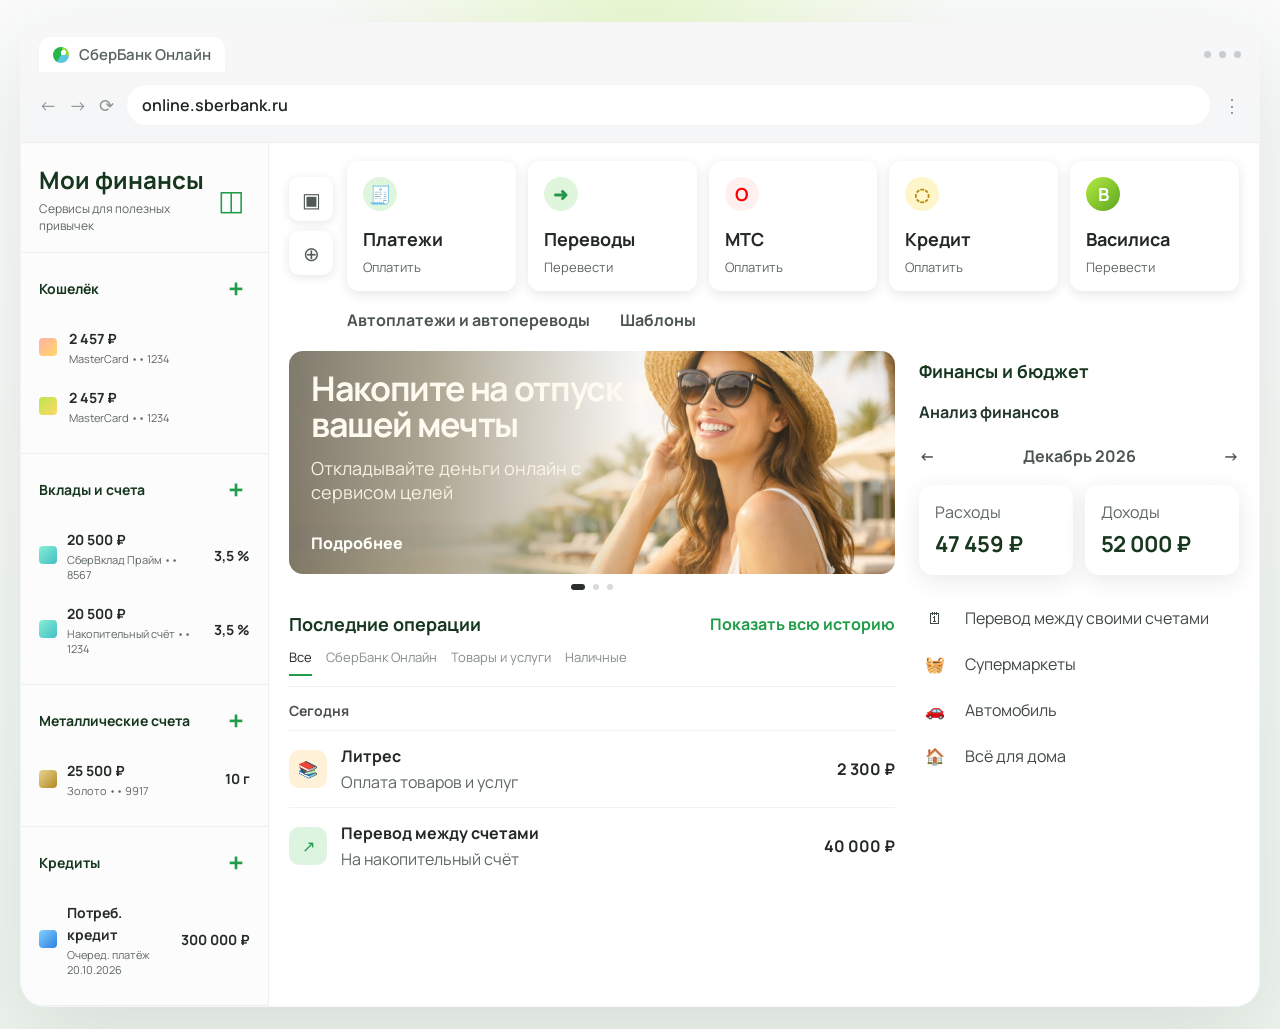
<file: index.html>
<!DOCTYPE html>
<html lang="ru">
  <head>
    <meta charset="UTF-8" />
    <meta name="viewport" content="width=device-width, initial-scale=1.0" />
    <title>Мой банк</title>
    <link rel="preconnect" href="https://fonts.googleapis.com" />
    <link rel="preconnect" href="https://fonts.gstatic.com" crossorigin />
    <link
      href="https://fonts.googleapis.com/css2?family=Manrope:wght@400;500;600;700;700;800&display=swap"
      rel="stylesheet"
    />
    <link rel="stylesheet" href="styles.css" />
  </head>
  <body class="sber-body">
    <main class="sber-stage">
      <section class="sber-app">
        <div class="browser-bar">
          <div class="browser-bar__top">
            <div class="browser-brand">
              <span class="browser-brand__logo"></span>
              <span>СберБанк Онлайн</span>
            </div>
            <div class="browser-dots">
              <span></span>
              <span></span>
              <span></span>
            </div>
          </div>
          <div class="browser-bar__search">
            <span class="browser-nav">←</span>
            <span class="browser-nav">→</span>
            <span class="browser-nav">⟳</span>
            <div class="browser-address">online.sberbank.ru</div>
            <span class="browser-menu">⋮</span>
          </div>
        </div>

        <div class="workspace">
          <aside class="finance-sidebar">
            <section class="finance-card">
              <div class="finance-card__header">
                <div>
                  <h2>Мои финансы</h2>
                  <p>Сервисы для полезных привычек</p>
                </div>
                <button class="icon-link" data-message="Раздел финансов открыт.">◫</button>
              </div>
            </section>

            <section class="finance-group">
              <div class="finance-group__title">
                <span>Кошелёк</span>
                <button class="icon-plus" data-message="Добавление карты доступно в полной версии.">+</button>
              </div>

              <a class="finance-item" href="accounts.html">
                <div class="finance-item__icon finance-item__icon--card"></div>
                <div class="finance-item__info">
                  <strong>2 457 ₽</strong>
                  <p>MasterCard •• 1234</p>
                </div>
              </a>

              <a class="finance-item" href="accounts.html">
                <div class="finance-item__icon finance-item__icon--card-alt"></div>
                <div class="finance-item__info">
                  <strong>2 457 ₽</strong>
                  <p>MasterCard •• 1234</p>
                </div>
              </a>
            </section>

            <section class="finance-group">
              <div class="finance-group__title">
                <span>Вклады и счета</span>
                <button class="icon-plus" data-message="Открытие нового счёта доступно после авторизации.">+</button>
              </div>

              <a class="finance-item finance-item--split" href="savings.html">
                <div class="finance-item__icon finance-item__icon--account"></div>
                <div class="finance-item__info">
                  <strong>20 500 ₽</strong>
                  <p>СберВклад Прайм •• 8567</p>
                </div>
                <span class="finance-item__rate">3,5 %</span>
              </a>

              <a class="finance-item finance-item--split" href="savings.html">
                <div class="finance-item__icon finance-item__icon--account"></div>
                <div class="finance-item__info">
                  <strong>20 500 ₽</strong>
                  <p>Накопительный счёт •• 1234</p>
                </div>
                <span class="finance-item__rate">3,5 %</span>
              </a>
            </section>

            <section class="finance-group">
              <div class="finance-group__title">
                <span>Металлические счета</span>
                <button class="icon-plus" data-message="Металлический счёт можно открыть позже.">+</button>
              </div>

              <a class="finance-item finance-item--split" href="investments.html">
                <div class="finance-item__icon finance-item__icon--metal"></div>
                <div class="finance-item__info">
                  <strong>25 500 ₽</strong>
                  <p>Золото •• 9917</p>
                </div>
                <span class="finance-item__rate">10 г</span>
              </a>
            </section>

            <section class="finance-group">
              <div class="finance-group__title">
                <span>Кредиты</span>
                <button class="icon-plus" data-message="Новый кредит оформляется на отдельной странице.">+</button>
              </div>

              <a class="finance-item finance-item--split" href="loans.html">
                <div class="finance-item__icon finance-item__icon--loan"></div>
                <div class="finance-item__info">
                  <strong>Потреб. кредит</strong>
                  <p>Очеред. платёж 20.10.2026</p>
                </div>
                <span class="finance-item__rate">300 000 ₽</span>
              </a>
            </section>
          </aside>

          <section class="dashboard">
            <div class="quick-actions">
              <div class="quick-actions__rail">
                <button class="square-action" data-message="Открыты все сервисы.">▣</button>
                <button class="square-action" data-message="Добавление действия пока работает как демо.">⊕</button>
              </div>

              <div class="service-tiles">
                <a class="service-tile" href="payments.html">
                  <div class="service-tile__icon service-tile__icon--green">🧾</div>
                  <strong>Платежи</strong>
                  <span>Оплатить</span>
                </a>
                <a class="service-tile" href="payments.html">
                  <div class="service-tile__icon service-tile__icon--green">➜</div>
                  <strong>Переводы</strong>
                  <span>Перевести</span>
                </a>
                <button class="service-tile service-tile--button" data-message="Оплата мобильной связи пока не подключена.">
                  <div class="service-tile__icon service-tile__icon--red">O</div>
                  <strong>МТС</strong>
                  <span>Оплатить</span>
                </button>
                <a class="service-tile" href="loans.html">
                  <div class="service-tile__icon service-tile__icon--yellow">◌</div>
                  <strong>Кредит</strong>
                  <span>Оплатить</span>
                </a>
                <a class="service-tile" href="payments.html">
                  <div class="service-tile__icon service-tile__icon--avatar">В</div>
                  <strong>Василиса</strong>
                  <span>Перевести</span>
                </a>
              </div>
            </div>

            <div class="shortcut-row">
              <button class="text-shortcut" data-message="Автоплатежи открываются в разделе профиля.">Автоплатежи и автопереводы</button>
              <button class="text-shortcut" data-message="Шаблоны доступны в разделе переводов.">Шаблоны</button>
            </div>

            <div class="content-grid">
              <section class="promo-block">
                <div class="promo-banner">
                  <div class="promo-banner__overlay">
                    <div class="promo-banner__copy">
                      <h3>Накопите на отпуск вашей мечты</h3>
                      <p>Откладывайте деньги онлайн с сервисом целей</p>
                      <a class="promo-link" href="savings.html">Подробнее</a>
                    </div>
                  </div>
                </div>
                <div class="promo-dots">
                  <span class="promo-dots__active"></span>
                  <span></span>
                  <span></span>
                </div>

                <div class="operations">
                  <div class="operations__head">
                    <h3>Последние операции</h3>
                    <a href="history.html">Показать всю историю</a>
                  </div>

                  <div class="operations__tabs">
                    <button class="operations__tab operations__tab--active" data-message="Показаны все операции.">Все</button>
                    <button class="operations__tab" data-message="Фильтр СберБанк Онлайн применяется в полной версии.">СберБанк Онлайн</button>
                    <button class="operations__tab" data-message="Фильтр товаров и услуг пока демонстрационный.">Товары и услуги</button>
                    <button class="operations__tab" data-message="Фильтр наличных пока демонстрационный.">Наличные</button>
                  </div>

                  <p class="operations__date">Сегодня</p>

                  <a class="operation-row" href="history.html">
                    <div class="operation-row__icon">📚</div>
                    <div class="operation-row__info">
                      <strong>Литрес</strong>
                      <p>Оплата товаров и услуг</p>
                    </div>
                    <span>2 300 ₽</span>
                  </a>

                  <a class="operation-row" href="history.html">
                    <div class="operation-row__icon operation-row__icon--green">↗</div>
                    <div class="operation-row__info">
                      <strong>Перевод между счетами</strong>
                      <p>На накопительный счёт</p>
                    </div>
                    <span>40 000 ₽</span>
                  </a>
                </div>
              </section>

              <aside class="insights">
                <div class="insights-card">
                  <h3>Финансы и бюджет</h3>
                  <a class="insight-link" href="profile.html">Анализ финансов</a>

                  <div class="insight-period">
                    <button data-message="Предыдущий месяц пока не переключается.">←</button>
                    <span>Декабрь 2026</span>
                    <button data-message="Следующий месяц пока не переключается.">→</button>
                  </div>

                  <div class="budget-row">
                    <div>
                      <span>Расходы</span>
                      <strong>47 459 ₽</strong>
                    </div>
                    <div>
                      <span>Доходы</span>
                      <strong>52 000 ₽</strong>
                    </div>
                  </div>
                </div>

                <nav class="category-list">
                  <a class="category-item" href="payments.html">
                    <span class="category-item__icon">🗓</span>
                    <span>Перевод между своими счетами</span>
                  </a>
                  <a class="category-item" href="payments.html">
                    <span class="category-item__icon">🧺</span>
                    <span>Супермаркеты</span>
                  </a>
                  <a class="category-item" href="insurance.html">
                    <span class="category-item__icon">🚗</span>
                    <span>Автомобиль</span>
                  </a>
                  <a class="category-item" href="offers.html">
                    <span class="category-item__icon">🏠</span>
                    <span>Всё для дома</span>
                  </a>
                </nav>
              </aside>
            </div>
          </section>
        </div>
      </section>
    </main>

    <div class="toast" id="toast" aria-live="polite"></div>
    <script src="script.js"></script>
  </body>
</html>
</file>
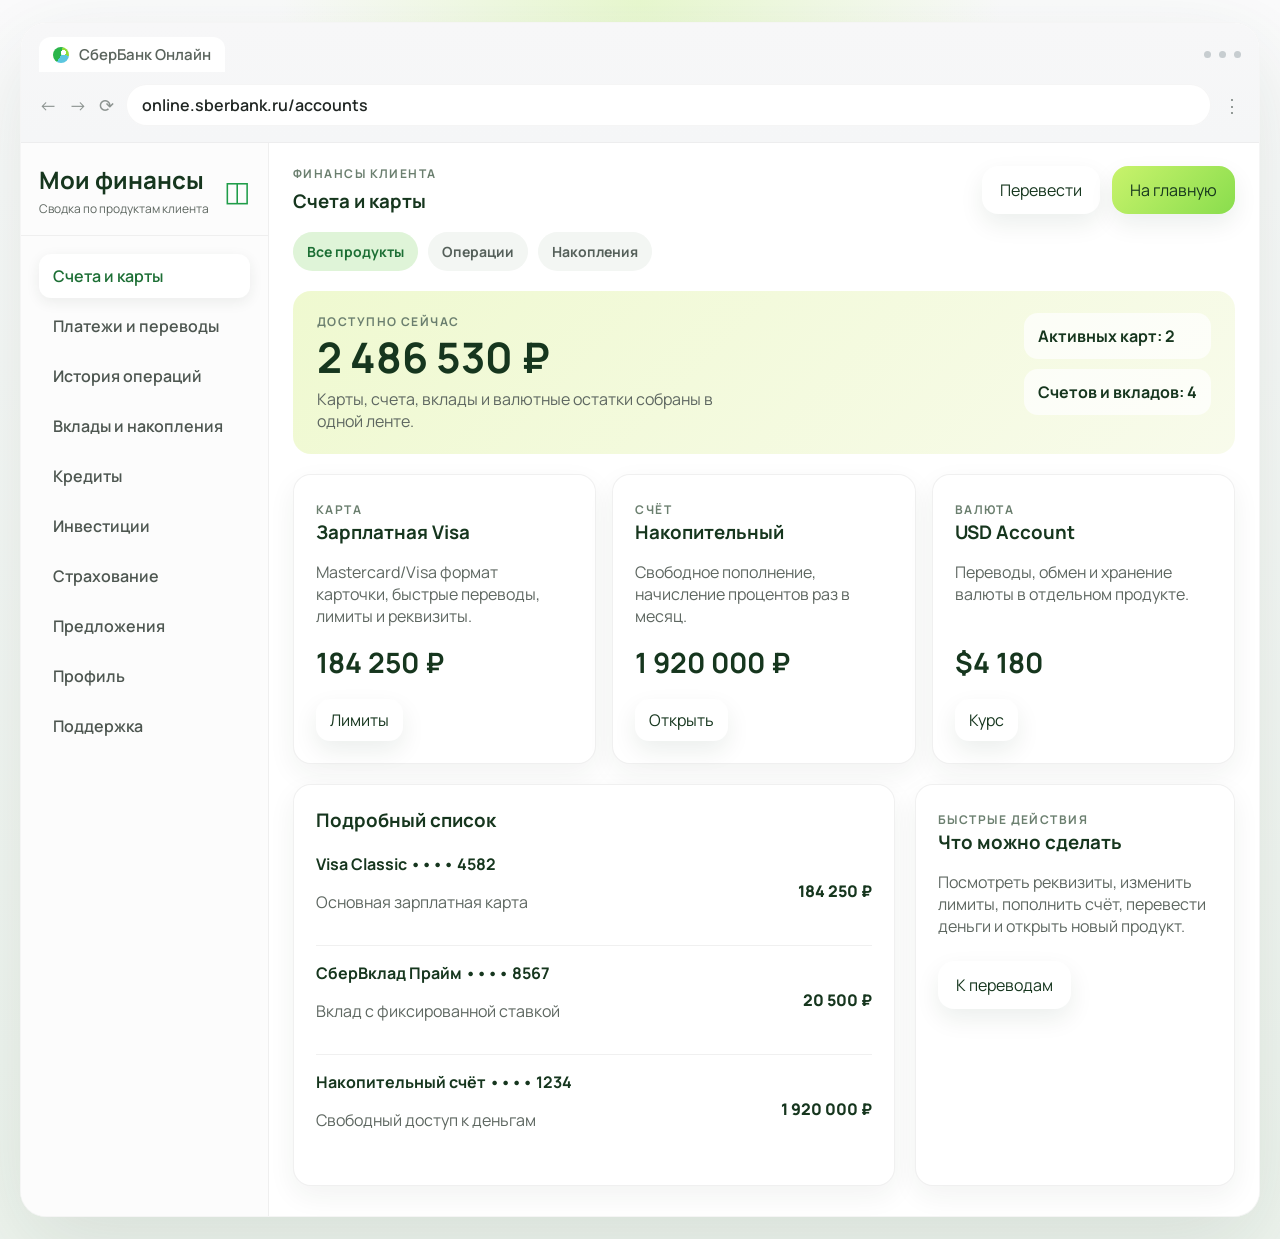
<file: accounts.html>
<!DOCTYPE html>
<html lang="ru">
  <head>
    <meta charset="UTF-8" />
    <meta name="viewport" content="width=device-width, initial-scale=1.0" />
    <title>Счета и карты</title>
    <link rel="preconnect" href="https://fonts.googleapis.com" />
    <link rel="preconnect" href="https://fonts.gstatic.com" crossorigin />
    <link
      href="https://fonts.googleapis.com/css2?family=Manrope:wght@400;500;600;700;800&display=swap"
      rel="stylesheet"
    />
    <link rel="stylesheet" href="styles.css" />
  </head>
  <body class="sber-body">
    <main class="sber-stage">
      <section class="sber-app">
        <div class="browser-bar">
          <div class="browser-bar__top">
            <div class="browser-brand">
              <span class="browser-brand__logo"></span>
              <span>СберБанк Онлайн</span>
            </div>
            <div class="browser-dots"><span></span><span></span><span></span></div>
          </div>
          <div class="browser-bar__search">
            <span class="browser-nav">←</span>
            <span class="browser-nav">→</span>
            <span class="browser-nav">⟳</span>
            <div class="browser-address">online.sberbank.ru/accounts</div>
            <span class="browser-menu">⋮</span>
          </div>
        </div>

        <div class="workspace">
          <aside class="finance-sidebar">
            <section class="finance-card">
              <div class="finance-card__header">
                <div>
                  <h2>Мои финансы</h2>
                  <p>Сводка по продуктам клиента</p>
                </div>
                <a class="icon-link" href="index.html">◫</a>
              </div>
            </section>

            <nav class="sidebar-links">
              <a class="sidebar-link sidebar-link--active" href="accounts.html">Счета и карты</a>
              <a class="sidebar-link" href="payments.html">Платежи и переводы</a>
              <a class="sidebar-link" href="history.html">История операций</a>
              <a class="sidebar-link" href="savings.html">Вклады и накопления</a>
              <a class="sidebar-link" href="loans.html">Кредиты</a>
              <a class="sidebar-link" href="investments.html">Инвестиции</a>
              <a class="sidebar-link" href="insurance.html">Страхование</a>
              <a class="sidebar-link" href="offers.html">Предложения</a>
              <a class="sidebar-link" href="profile.html">Профиль</a>
              <a class="sidebar-link" href="support.html">Поддержка</a>
            </nav>
          </aside>

          <section class="section-dashboard">
            <header class="section-header">
              <div>
                <p class="topbar__eyebrow">Финансы клиента</p>
                <h1>Счета и карты</h1>
              </div>
              <div class="topbar__actions">
                <a class="button" href="payments.html">Перевести</a>
                <a class="button button--accent" href="index.html">На главную</a>
              </div>
            </header>

            <div class="section-tabs">
              <a class="section-tab section-tab--active" href="accounts.html">Все продукты</a>
              <a class="section-tab" href="history.html">Операции</a>
              <a class="section-tab" href="savings.html">Накопления</a>
            </div>

            <section class="section-hero">
              <div>
                <p class="section-label">Доступно сейчас</p>
                <h2>2 486 530 ₽</h2>
                <p class="section-hero__text">Карты, счета, вклады и валютные остатки собраны в одной ленте.</p>
              </div>
              <div class="section-hero__meta">
                <span>Активных карт: 2</span>
                <span>Счетов и вкладов: 4</span>
              </div>
            </section>

            <section class="section-card-grid">
              <article class="section-card">
                <span class="section-label">Карта</span>
                <h3>Зарплатная Visa</h3>
                <p>Mastercard/Visa формат карточки, быстрые переводы, лимиты и реквизиты.</p>
                <strong>184 250 ₽</strong>
                <button class="button button--small" data-message="Лимиты по карте доступны в полной версии.">Лимиты</button>
              </article>
              <article class="section-card">
                <span class="section-label">Счёт</span>
                <h3>Накопительный</h3>
                <p>Свободное пополнение, начисление процентов раз в месяц.</p>
                <strong>1 920 000 ₽</strong>
                <a class="button button--small" href="savings.html">Открыть</a>
              </article>
              <article class="section-card">
                <span class="section-label">Валюта</span>
                <h3>USD Account</h3>
                <p>Переводы, обмен и хранение валюты в отдельном продукте.</p>
                <strong>$4 180</strong>
                <button class="button button--small" data-message="Курс обмена появится после подключения API.">Курс</button>
              </article>
            </section>

            <section class="section-split">
              <div class="section-list">
                <h3>Подробный список</h3>
                <article class="section-line">
                  <div>
                    <strong>Visa Classic •••• 4582</strong>
                    <p>Основная зарплатная карта</p>
                  </div>
                  <span>184 250 ₽</span>
                </article>
                <article class="section-line">
                  <div>
                    <strong>СберВклад Прайм •••• 8567</strong>
                    <p>Вклад с фиксированной ставкой</p>
                  </div>
                  <span>20 500 ₽</span>
                </article>
                <article class="section-line">
                  <div>
                    <strong>Накопительный счёт •••• 1234</strong>
                    <p>Свободный доступ к деньгам</p>
                  </div>
                  <span>1 920 000 ₽</span>
                </article>
              </div>

              <aside class="section-note">
                <span class="section-label">Быстрые действия</span>
                <h3>Что можно сделать</h3>
                <p>Посмотреть реквизиты, изменить лимиты, пополнить счёт, перевести деньги и открыть новый продукт.</p>
                <a class="button" href="payments.html">К переводам</a>
              </aside>
            </section>
          </section>
        </div>
      </section>
    </main>

    <div class="toast" id="toast" aria-live="polite"></div>
    <script src="script.js"></script>
  </body>
</html>
</file>
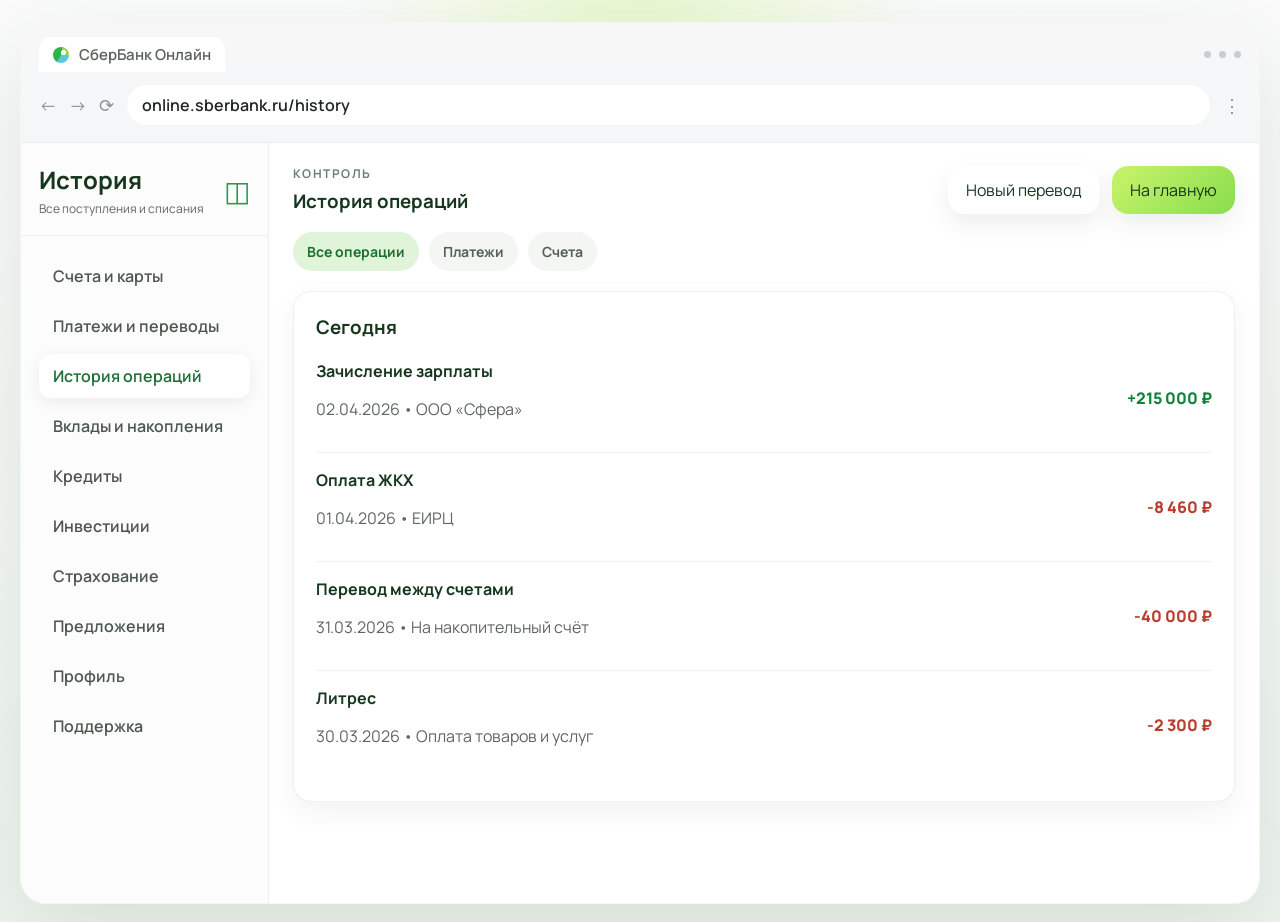
<file: history.html>
<!DOCTYPE html>
<html lang="ru">
  <head>
    <meta charset="UTF-8" />
    <meta name="viewport" content="width=device-width, initial-scale=1.0" />
    <title>История операций</title>
    <link rel="preconnect" href="https://fonts.googleapis.com" />
    <link rel="preconnect" href="https://fonts.gstatic.com" crossorigin />
    <link
      href="https://fonts.googleapis.com/css2?family=Manrope:wght@400;500;600;700;800&display=swap"
      rel="stylesheet"
    />
    <link rel="stylesheet" href="styles.css" />
  </head>
  <body class="sber-body">
    <main class="sber-stage">
      <section class="sber-app">
        <div class="browser-bar">
          <div class="browser-bar__top">
            <div class="browser-brand">
              <span class="browser-brand__logo"></span>
              <span>СберБанк Онлайн</span>
            </div>
            <div class="browser-dots"><span></span><span></span><span></span></div>
          </div>
          <div class="browser-bar__search">
            <span class="browser-nav">←</span>
            <span class="browser-nav">→</span>
            <span class="browser-nav">⟳</span>
            <div class="browser-address">online.sberbank.ru/history</div>
            <span class="browser-menu">⋮</span>
          </div>
        </div>

        <div class="workspace">
          <aside class="finance-sidebar">
            <section class="finance-card">
              <div class="finance-card__header">
                <div>
                  <h2>История</h2>
                  <p>Все поступления и списания</p>
                </div>
                <a class="icon-link" href="index.html">◫</a>
              </div>
            </section>

            <nav class="sidebar-links">
              <a class="sidebar-link" href="accounts.html">Счета и карты</a>
              <a class="sidebar-link" href="payments.html">Платежи и переводы</a>
              <a class="sidebar-link sidebar-link--active" href="history.html">История операций</a>
              <a class="sidebar-link" href="savings.html">Вклады и накопления</a>
              <a class="sidebar-link" href="loans.html">Кредиты</a>
              <a class="sidebar-link" href="investments.html">Инвестиции</a>
              <a class="sidebar-link" href="insurance.html">Страхование</a>
              <a class="sidebar-link" href="offers.html">Предложения</a>
              <a class="sidebar-link" href="profile.html">Профиль</a>
              <a class="sidebar-link" href="support.html">Поддержка</a>
            </nav>
          </aside>

          <section class="section-dashboard">
            <header class="section-header">
              <div>
                <p class="topbar__eyebrow">Контроль</p>
                <h1>История операций</h1>
              </div>
              <div class="topbar__actions">
                <a class="button" href="payments.html">Новый перевод</a>
                <a class="button button--accent" href="index.html">На главную</a>
              </div>
            </header>

            <div class="section-tabs">
              <a class="section-tab section-tab--active" href="history.html">Все операции</a>
              <a class="section-tab" href="payments.html">Платежи</a>
              <a class="section-tab" href="accounts.html">Счета</a>
            </div>

            <section class="section-list section-list--full">
              <h3>Сегодня</h3>
              <article class="section-line">
                <div>
                  <strong>Зачисление зарплаты</strong>
                  <p>02.04.2026 • ООО «Сфера»</p>
                </div>
                <span class="amount-positive">+215 000 ₽</span>
              </article>
              <article class="section-line">
                <div>
                  <strong>Оплата ЖКХ</strong>
                  <p>01.04.2026 • ЕИРЦ</p>
                </div>
                <span class="amount-negative">-8 460 ₽</span>
              </article>
              <article class="section-line">
                <div>
                  <strong>Перевод между счетами</strong>
                  <p>31.03.2026 • На накопительный счёт</p>
                </div>
                <span class="amount-negative">-40 000 ₽</span>
              </article>
              <article class="section-line">
                <div>
                  <strong>Литрес</strong>
                  <p>30.03.2026 • Оплата товаров и услуг</p>
                </div>
                <span class="amount-negative">-2 300 ₽</span>
              </article>
            </section>
          </section>
        </div>
      </section>
    </main>

    <div class="toast" id="toast" aria-live="polite"></div>
    <script src="script.js"></script>
  </body>
</html>
</file>
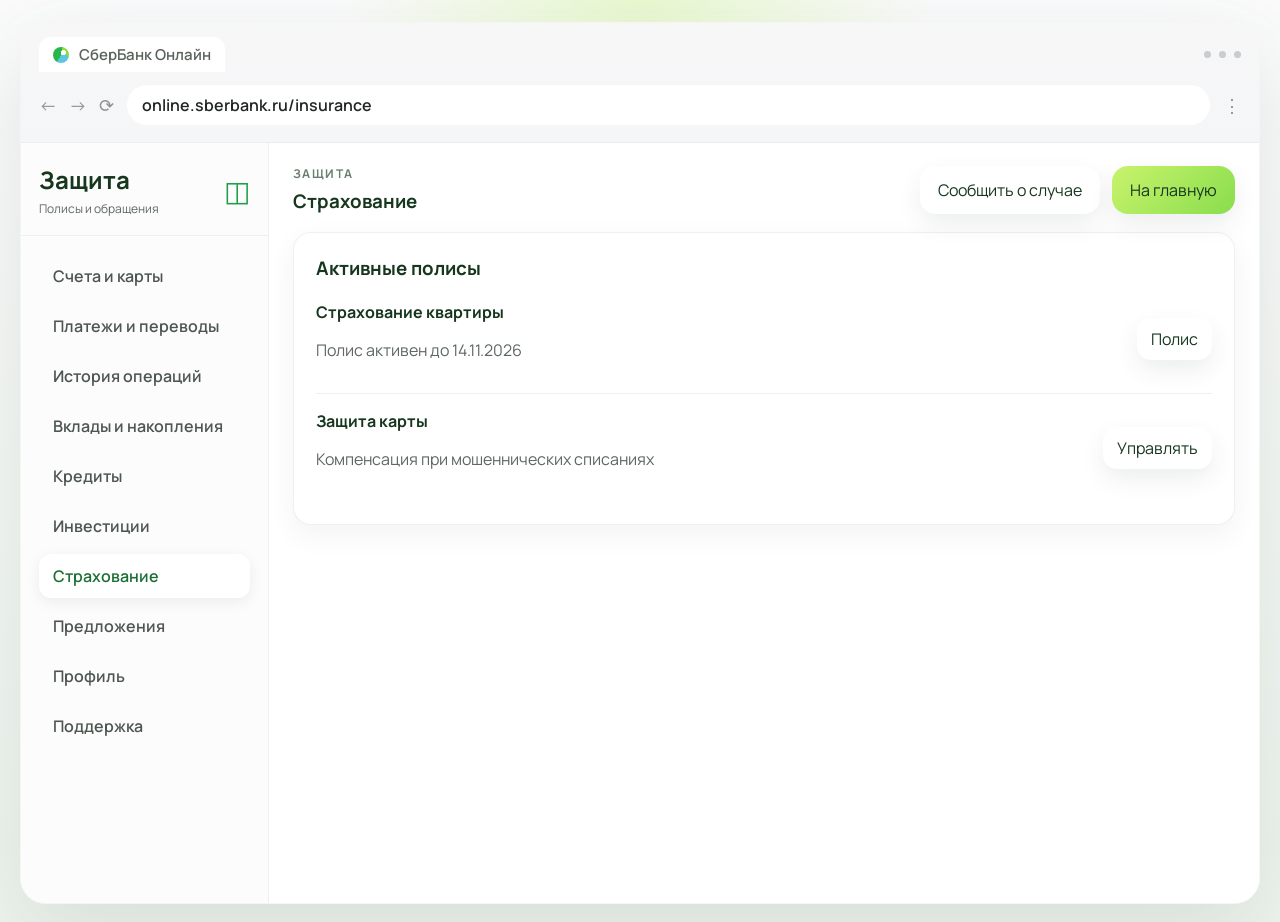
<file: insurance.html>
<!DOCTYPE html>
<html lang="ru">
  <head>
    <meta charset="UTF-8" />
    <meta name="viewport" content="width=device-width, initial-scale=1.0" />
    <title>Страхование</title>
    <link rel="preconnect" href="https://fonts.googleapis.com" />
    <link rel="preconnect" href="https://fonts.gstatic.com" crossorigin />
    <link
      href="https://fonts.googleapis.com/css2?family=Manrope:wght@400;500;600;700;800&display=swap"
      rel="stylesheet"
    />
    <link rel="stylesheet" href="styles.css" />
  </head>
  <body class="sber-body">
    <main class="sber-stage">
      <section class="sber-app">
        <div class="browser-bar">
          <div class="browser-bar__top">
            <div class="browser-brand">
              <span class="browser-brand__logo"></span>
              <span>СберБанк Онлайн</span>
            </div>
            <div class="browser-dots"><span></span><span></span><span></span></div>
          </div>
          <div class="browser-bar__search">
            <span class="browser-nav">←</span>
            <span class="browser-nav">→</span>
            <span class="browser-nav">⟳</span>
            <div class="browser-address">online.sberbank.ru/insurance</div>
            <span class="browser-menu">⋮</span>
          </div>
        </div>

        <div class="workspace">
          <aside class="finance-sidebar">
            <section class="finance-card">
              <div class="finance-card__header">
                <div>
                  <h2>Защита</h2>
                  <p>Полисы и обращения</p>
                </div>
                <a class="icon-link" href="index.html">◫</a>
              </div>
            </section>

            <nav class="sidebar-links">
              <a class="sidebar-link" href="accounts.html">Счета и карты</a>
              <a class="sidebar-link" href="payments.html">Платежи и переводы</a>
              <a class="sidebar-link" href="history.html">История операций</a>
              <a class="sidebar-link" href="savings.html">Вклады и накопления</a>
              <a class="sidebar-link" href="loans.html">Кредиты</a>
              <a class="sidebar-link" href="investments.html">Инвестиции</a>
              <a class="sidebar-link sidebar-link--active" href="insurance.html">Страхование</a>
              <a class="sidebar-link" href="offers.html">Предложения</a>
              <a class="sidebar-link" href="profile.html">Профиль</a>
              <a class="sidebar-link" href="support.html">Поддержка</a>
            </nav>
          </aside>

          <section class="section-dashboard">
            <header class="section-header">
              <div>
                <p class="topbar__eyebrow">Защита</p>
                <h1>Страхование</h1>
              </div>
              <div class="topbar__actions">
                <a class="button" href="support.html">Сообщить о случае</a>
                <a class="button button--accent" href="index.html">На главную</a>
              </div>
            </header>

            <section class="section-list section-list--full">
              <h3>Активные полисы</h3>
              <article class="section-line">
                <div>
                  <strong>Страхование квартиры</strong>
                  <p>Полис активен до 14.11.2026</p>
                </div>
                <button class="button button--small" data-message="Электронный полис доступен как демонстрационная карточка.">Полис</button>
              </article>
              <article class="section-line">
                <div>
                  <strong>Защита карты</strong>
                  <p>Компенсация при мошеннических списаниях</p>
                </div>
                <button class="button button--small" data-message="Отключение полиса не выполняется без серверной части.">Управлять</button>
              </article>
            </section>
          </section>
        </div>
      </section>
    </main>

    <div class="toast" id="toast" aria-live="polite"></div>
    <script src="script.js"></script>
  </body>
</html>
</file>
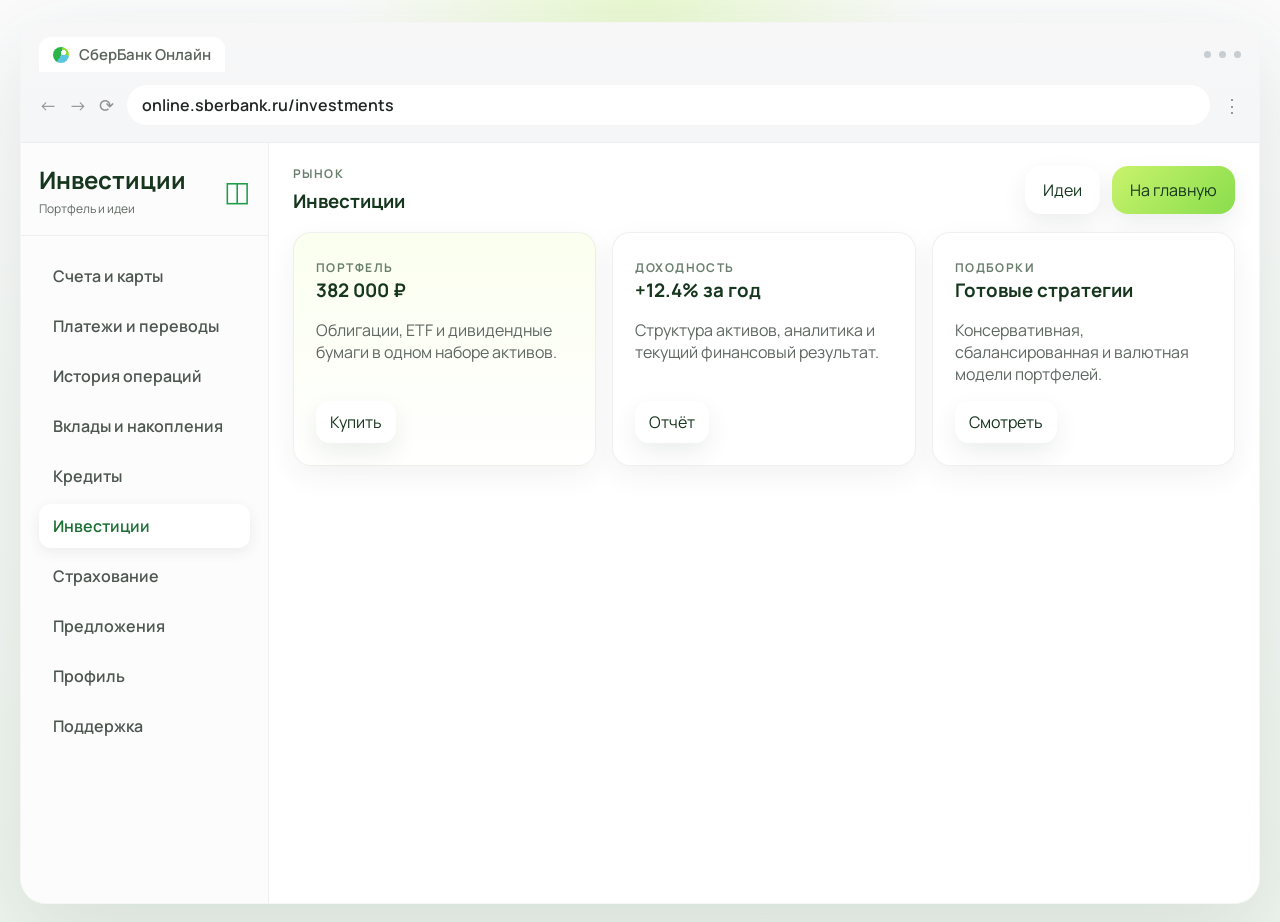
<file: investments.html>
<!DOCTYPE html>
<html lang="ru">
  <head>
    <meta charset="UTF-8" />
    <meta name="viewport" content="width=device-width, initial-scale=1.0" />
    <title>Инвестиции</title>
    <link rel="preconnect" href="https://fonts.googleapis.com" />
    <link rel="preconnect" href="https://fonts.gstatic.com" crossorigin />
    <link
      href="https://fonts.googleapis.com/css2?family=Manrope:wght@400;500;600;700;800&display=swap"
      rel="stylesheet"
    />
    <link rel="stylesheet" href="styles.css" />
  </head>
  <body class="sber-body">
    <main class="sber-stage">
      <section class="sber-app">
        <div class="browser-bar">
          <div class="browser-bar__top">
            <div class="browser-brand">
              <span class="browser-brand__logo"></span>
              <span>СберБанк Онлайн</span>
            </div>
            <div class="browser-dots"><span></span><span></span><span></span></div>
          </div>
          <div class="browser-bar__search">
            <span class="browser-nav">←</span>
            <span class="browser-nav">→</span>
            <span class="browser-nav">⟳</span>
            <div class="browser-address">online.sberbank.ru/investments</div>
            <span class="browser-menu">⋮</span>
          </div>
        </div>

        <div class="workspace">
          <aside class="finance-sidebar">
            <section class="finance-card">
              <div class="finance-card__header">
                <div>
                  <h2>Инвестиции</h2>
                  <p>Портфель и идеи</p>
                </div>
                <a class="icon-link" href="index.html">◫</a>
              </div>
            </section>

            <nav class="sidebar-links">
              <a class="sidebar-link" href="accounts.html">Счета и карты</a>
              <a class="sidebar-link" href="payments.html">Платежи и переводы</a>
              <a class="sidebar-link" href="history.html">История операций</a>
              <a class="sidebar-link" href="savings.html">Вклады и накопления</a>
              <a class="sidebar-link" href="loans.html">Кредиты</a>
              <a class="sidebar-link sidebar-link--active" href="investments.html">Инвестиции</a>
              <a class="sidebar-link" href="insurance.html">Страхование</a>
              <a class="sidebar-link" href="offers.html">Предложения</a>
              <a class="sidebar-link" href="profile.html">Профиль</a>
              <a class="sidebar-link" href="support.html">Поддержка</a>
            </nav>
          </aside>

          <section class="section-dashboard">
            <header class="section-header">
              <div>
                <p class="topbar__eyebrow">Рынок</p>
                <h1>Инвестиции</h1>
              </div>
              <div class="topbar__actions">
                <a class="button" href="offers.html">Идеи</a>
                <a class="button button--accent" href="index.html">На главную</a>
              </div>
            </header>

            <section class="section-card-grid">
              <article class="section-card section-card--soft">
                <span class="section-label">Портфель</span>
                <h3>382 000 ₽</h3>
                <p>Облигации, ETF и дивидендные бумаги в одном наборе активов.</p>
                <button class="button button--small" data-message="Сделки не исполняются в статической витрине.">Купить</button>
              </article>
              <article class="section-card">
                <span class="section-label">Доходность</span>
                <h3>+12.4% за год</h3>
                <p>Структура активов, аналитика и текущий финансовый результат.</p>
                <button class="button button--small" data-message="Отчёт инвестора доступен только как макет интерфейса.">Отчёт</button>
              </article>
              <article class="section-card">
                <span class="section-label">Подборки</span>
                <h3>Готовые стратегии</h3>
                <p>Консервативная, сбалансированная и валютная модели портфелей.</p>
                <a class="button button--small" href="offers.html">Смотреть</a>
              </article>
            </section>
          </section>
        </div>
      </section>
    </main>

    <div class="toast" id="toast" aria-live="polite"></div>
    <script src="script.js"></script>
  </body>
</html>
</file>
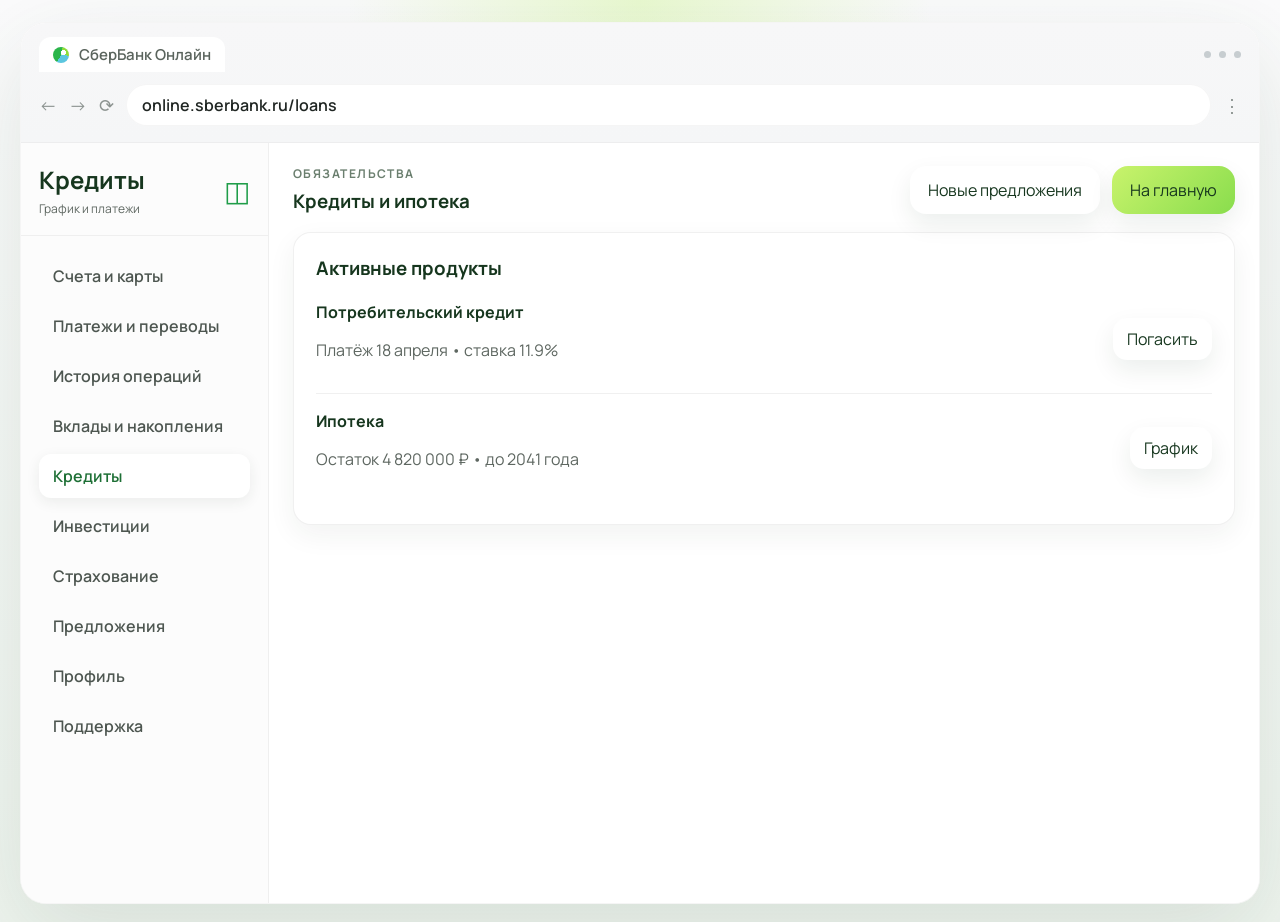
<file: loans.html>
<!DOCTYPE html>
<html lang="ru">
  <head>
    <meta charset="UTF-8" />
    <meta name="viewport" content="width=device-width, initial-scale=1.0" />
    <title>Кредиты и ипотека</title>
    <link rel="preconnect" href="https://fonts.googleapis.com" />
    <link rel="preconnect" href="https://fonts.gstatic.com" crossorigin />
    <link
      href="https://fonts.googleapis.com/css2?family=Manrope:wght@400;500;600;700;800&display=swap"
      rel="stylesheet"
    />
    <link rel="stylesheet" href="styles.css" />
  </head>
  <body class="sber-body">
    <main class="sber-stage">
      <section class="sber-app">
        <div class="browser-bar">
          <div class="browser-bar__top">
            <div class="browser-brand">
              <span class="browser-brand__logo"></span>
              <span>СберБанк Онлайн</span>
            </div>
            <div class="browser-dots"><span></span><span></span><span></span></div>
          </div>
          <div class="browser-bar__search">
            <span class="browser-nav">←</span>
            <span class="browser-nav">→</span>
            <span class="browser-nav">⟳</span>
            <div class="browser-address">online.sberbank.ru/loans</div>
            <span class="browser-menu">⋮</span>
          </div>
        </div>

        <div class="workspace">
          <aside class="finance-sidebar">
            <section class="finance-card">
              <div class="finance-card__header">
                <div>
                  <h2>Кредиты</h2>
                  <p>График и платежи</p>
                </div>
                <a class="icon-link" href="index.html">◫</a>
              </div>
            </section>

            <nav class="sidebar-links">
              <a class="sidebar-link" href="accounts.html">Счета и карты</a>
              <a class="sidebar-link" href="payments.html">Платежи и переводы</a>
              <a class="sidebar-link" href="history.html">История операций</a>
              <a class="sidebar-link" href="savings.html">Вклады и накопления</a>
              <a class="sidebar-link sidebar-link--active" href="loans.html">Кредиты</a>
              <a class="sidebar-link" href="investments.html">Инвестиции</a>
              <a class="sidebar-link" href="insurance.html">Страхование</a>
              <a class="sidebar-link" href="offers.html">Предложения</a>
              <a class="sidebar-link" href="profile.html">Профиль</a>
              <a class="sidebar-link" href="support.html">Поддержка</a>
            </nav>
          </aside>

          <section class="section-dashboard">
            <header class="section-header">
              <div>
                <p class="topbar__eyebrow">Обязательства</p>
                <h1>Кредиты и ипотека</h1>
              </div>
              <div class="topbar__actions">
                <a class="button" href="offers.html">Новые предложения</a>
                <a class="button button--accent" href="index.html">На главную</a>
              </div>
            </header>

            <section class="section-list section-list--full">
              <h3>Активные продукты</h3>
              <article class="section-line">
                <div>
                  <strong>Потребительский кредит</strong>
                  <p>Платёж 18 апреля • ставка 11.9%</p>
                </div>
                <button class="button button--small" data-message="Заявка на досрочное погашение недоступна в статической сборке.">Погасить</button>
              </article>
              <article class="section-line">
                <div>
                  <strong>Ипотека</strong>
                  <p>Остаток 4 820 000 ₽ • до 2041 года</p>
                </div>
                <button class="button button--small" data-message="График платежей отображается как демонстрационный.">График</button>
              </article>
            </section>
          </section>
        </div>
      </section>
    </main>

    <div class="toast" id="toast" aria-live="polite"></div>
    <script src="script.js"></script>
  </body>
</html>
</file>
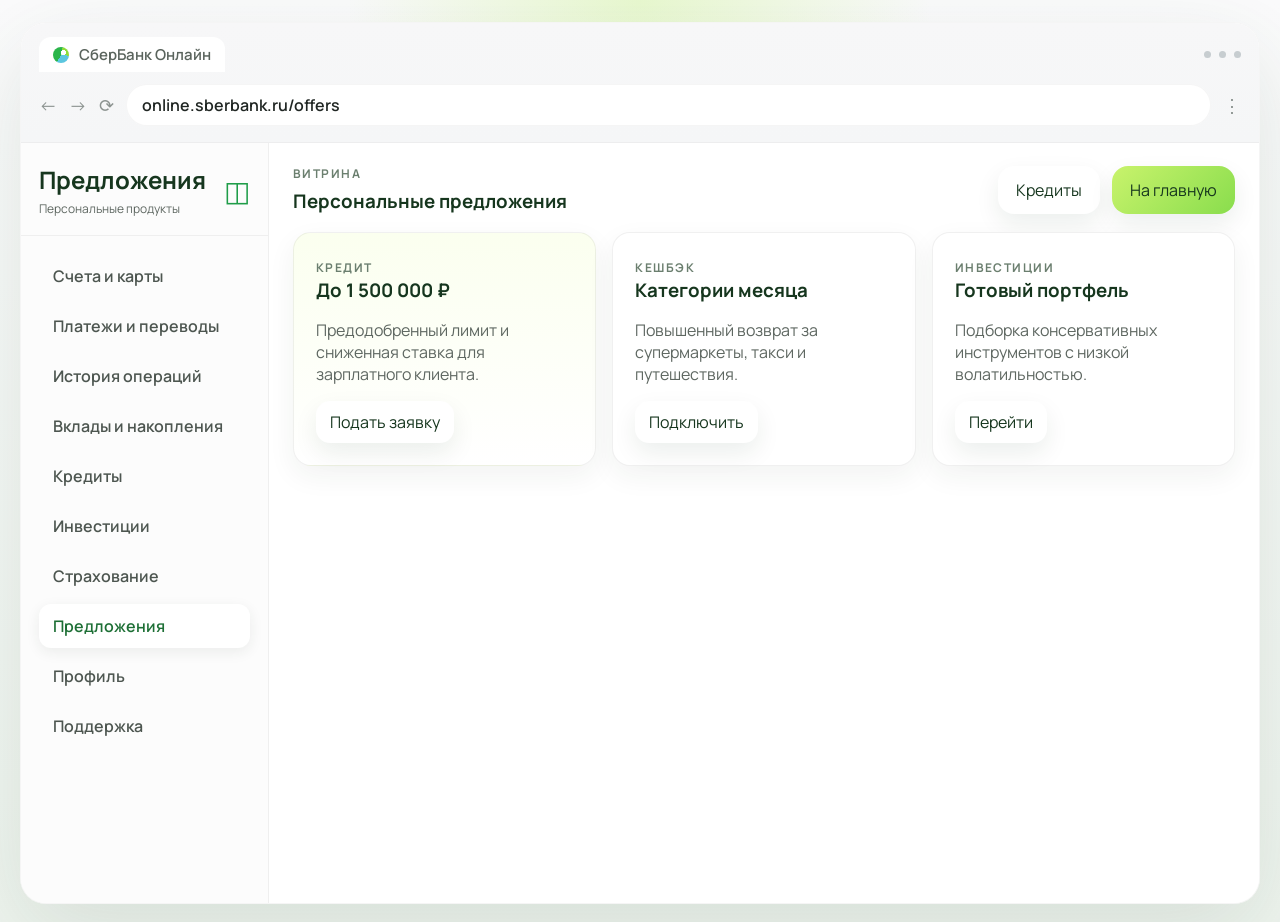
<file: offers.html>
<!DOCTYPE html>
<html lang="ru">
  <head>
    <meta charset="UTF-8" />
    <meta name="viewport" content="width=device-width, initial-scale=1.0" />
    <title>Предложения</title>
    <link rel="preconnect" href="https://fonts.googleapis.com" />
    <link rel="preconnect" href="https://fonts.gstatic.com" crossorigin />
    <link
      href="https://fonts.googleapis.com/css2?family=Manrope:wght@400;500;600;700;800&display=swap"
      rel="stylesheet"
    />
    <link rel="stylesheet" href="styles.css" />
  </head>
  <body class="sber-body">
    <main class="sber-stage">
      <section class="sber-app">
        <div class="browser-bar">
          <div class="browser-bar__top">
            <div class="browser-brand">
              <span class="browser-brand__logo"></span>
              <span>СберБанк Онлайн</span>
            </div>
            <div class="browser-dots"><span></span><span></span><span></span></div>
          </div>
          <div class="browser-bar__search">
            <span class="browser-nav">←</span>
            <span class="browser-nav">→</span>
            <span class="browser-nav">⟳</span>
            <div class="browser-address">online.sberbank.ru/offers</div>
            <span class="browser-menu">⋮</span>
          </div>
        </div>

        <div class="workspace">
          <aside class="finance-sidebar">
            <section class="finance-card">
              <div class="finance-card__header">
                <div>
                  <h2>Предложения</h2>
                  <p>Персональные продукты</p>
                </div>
                <a class="icon-link" href="index.html">◫</a>
              </div>
            </section>

            <nav class="sidebar-links">
              <a class="sidebar-link" href="accounts.html">Счета и карты</a>
              <a class="sidebar-link" href="payments.html">Платежи и переводы</a>
              <a class="sidebar-link" href="history.html">История операций</a>
              <a class="sidebar-link" href="savings.html">Вклады и накопления</a>
              <a class="sidebar-link" href="loans.html">Кредиты</a>
              <a class="sidebar-link" href="investments.html">Инвестиции</a>
              <a class="sidebar-link" href="insurance.html">Страхование</a>
              <a class="sidebar-link sidebar-link--active" href="offers.html">Предложения</a>
              <a class="sidebar-link" href="profile.html">Профиль</a>
              <a class="sidebar-link" href="support.html">Поддержка</a>
            </nav>
          </aside>

          <section class="section-dashboard">
            <header class="section-header">
              <div>
                <p class="topbar__eyebrow">Витрина</p>
                <h1>Персональные предложения</h1>
              </div>
              <div class="topbar__actions">
                <a class="button" href="loans.html">Кредиты</a>
                <a class="button button--accent" href="index.html">На главную</a>
              </div>
            </header>

            <section class="section-card-grid">
              <article class="section-card section-card--soft">
                <span class="section-label">Кредит</span>
                <h3>До 1 500 000 ₽</h3>
                <p>Предодобренный лимит и сниженная ставка для зарплатного клиента.</p>
                <button class="button button--small" data-message="Заявка отправляется только в полноценной банковской системе.">Подать заявку</button>
              </article>
              <article class="section-card">
                <span class="section-label">Кешбэк</span>
                <h3>Категории месяца</h3>
                <p>Повышенный возврат за супермаркеты, такси и путешествия.</p>
                <button class="button button--small" data-message="Категории сохранены в интерфейсе.">Подключить</button>
              </article>
              <article class="section-card">
                <span class="section-label">Инвестиции</span>
                <h3>Готовый портфель</h3>
                <p>Подборка консервативных инструментов с низкой волатильностью.</p>
                <a class="button button--small" href="investments.html">Перейти</a>
              </article>
            </section>
          </section>
        </div>
      </section>
    </main>

    <div class="toast" id="toast" aria-live="polite"></div>
    <script src="script.js"></script>
  </body>
</html>
</file>
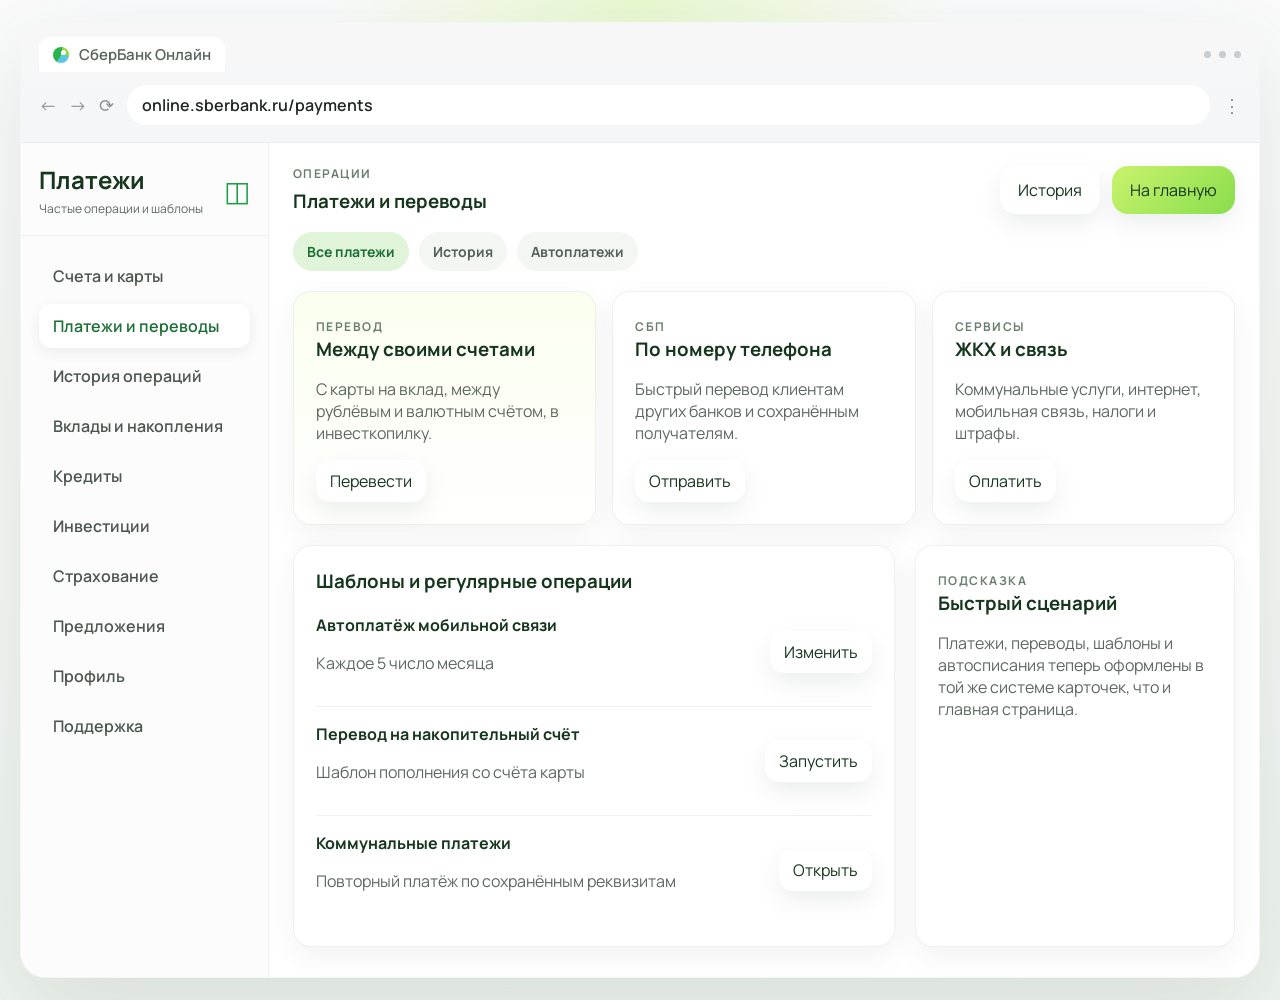
<file: payments.html>
<!DOCTYPE html>
<html lang="ru">
  <head>
    <meta charset="UTF-8" />
    <meta name="viewport" content="width=device-width, initial-scale=1.0" />
    <title>Платежи и переводы</title>
    <link rel="preconnect" href="https://fonts.googleapis.com" />
    <link rel="preconnect" href="https://fonts.gstatic.com" crossorigin />
    <link
      href="https://fonts.googleapis.com/css2?family=Manrope:wght@400;500;600;700;800&display=swap"
      rel="stylesheet"
    />
    <link rel="stylesheet" href="styles.css" />
  </head>
  <body class="sber-body">
    <main class="sber-stage">
      <section class="sber-app">
        <div class="browser-bar">
          <div class="browser-bar__top">
            <div class="browser-brand">
              <span class="browser-brand__logo"></span>
              <span>СберБанк Онлайн</span>
            </div>
            <div class="browser-dots"><span></span><span></span><span></span></div>
          </div>
          <div class="browser-bar__search">
            <span class="browser-nav">←</span>
            <span class="browser-nav">→</span>
            <span class="browser-nav">⟳</span>
            <div class="browser-address">online.sberbank.ru/payments</div>
            <span class="browser-menu">⋮</span>
          </div>
        </div>

        <div class="workspace">
          <aside class="finance-sidebar">
            <section class="finance-card">
              <div class="finance-card__header">
                <div>
                  <h2>Платежи</h2>
                  <p>Частые операции и шаблоны</p>
                </div>
                <a class="icon-link" href="index.html">◫</a>
              </div>
            </section>

            <nav class="sidebar-links">
              <a class="sidebar-link" href="accounts.html">Счета и карты</a>
              <a class="sidebar-link sidebar-link--active" href="payments.html">Платежи и переводы</a>
              <a class="sidebar-link" href="history.html">История операций</a>
              <a class="sidebar-link" href="savings.html">Вклады и накопления</a>
              <a class="sidebar-link" href="loans.html">Кредиты</a>
              <a class="sidebar-link" href="investments.html">Инвестиции</a>
              <a class="sidebar-link" href="insurance.html">Страхование</a>
              <a class="sidebar-link" href="offers.html">Предложения</a>
              <a class="sidebar-link" href="profile.html">Профиль</a>
              <a class="sidebar-link" href="support.html">Поддержка</a>
            </nav>
          </aside>

          <section class="section-dashboard">
            <header class="section-header">
              <div>
                <p class="topbar__eyebrow">Операции</p>
                <h1>Платежи и переводы</h1>
              </div>
              <div class="topbar__actions">
                <a class="button" href="history.html">История</a>
                <a class="button button--accent" href="index.html">На главную</a>
              </div>
            </header>

            <div class="section-tabs">
              <a class="section-tab section-tab--active" href="payments.html">Все платежи</a>
              <a class="section-tab" href="history.html">История</a>
              <a class="section-tab" href="profile.html">Автоплатежи</a>
            </div>

            <section class="section-card-grid">
              <article class="section-card section-card--soft">
                <span class="section-label">Перевод</span>
                <h3>Между своими счетами</h3>
                <p>С карты на вклад, между рублёвым и валютным счётом, в инвесткопилку.</p>
                <button class="button button--small" data-message="Внутренний перевод подготовлен, но не выполняется без бэкенда.">Перевести</button>
              </article>
              <article class="section-card">
                <span class="section-label">СБП</span>
                <h3>По номеру телефона</h3>
                <p>Быстрый перевод клиентам других банков и сохранённым получателям.</p>
                <button class="button button--small" data-message="Перевод по номеру телефона доступен как демонстрационный сценарий.">Отправить</button>
              </article>
              <article class="section-card">
                <span class="section-label">Сервисы</span>
                <h3>ЖКХ и связь</h3>
                <p>Коммунальные услуги, интернет, мобильная связь, налоги и штрафы.</p>
                <button class="button button--small" data-message="Провайдеры не подключены в текущей статической версии.">Оплатить</button>
              </article>
            </section>

            <section class="section-split">
              <div class="section-list">
                <h3>Шаблоны и регулярные операции</h3>
                <article class="section-line">
                  <div>
                    <strong>Автоплатёж мобильной связи</strong>
                    <p>Каждое 5 число месяца</p>
                  </div>
                  <a class="button button--small" href="profile.html">Изменить</a>
                </article>
                <article class="section-line">
                  <div>
                    <strong>Перевод на накопительный счёт</strong>
                    <p>Шаблон пополнения со счёта карты</p>
                  </div>
                  <button class="button button--small" data-message="Шаблон сохранён в демонстрационном виде.">Запустить</button>
                </article>
                <article class="section-line">
                  <div>
                    <strong>Коммунальные платежи</strong>
                    <p>Повторный платёж по сохранённым реквизитам</p>
                  </div>
                  <button class="button button--small" data-message="Реквизиты услуг не подключены.">Открыть</button>
                </article>
              </div>

              <aside class="section-note">
                <span class="section-label">Подсказка</span>
                <h3>Быстрый сценарий</h3>
                <p>Платежи, переводы, шаблоны и автосписания теперь оформлены в той же системе карточек, что и главная страница.</p>
              </aside>
            </section>
          </section>
        </div>
      </section>
    </main>

    <div class="toast" id="toast" aria-live="polite"></div>
    <script src="script.js"></script>
  </body>
</html>
</file>
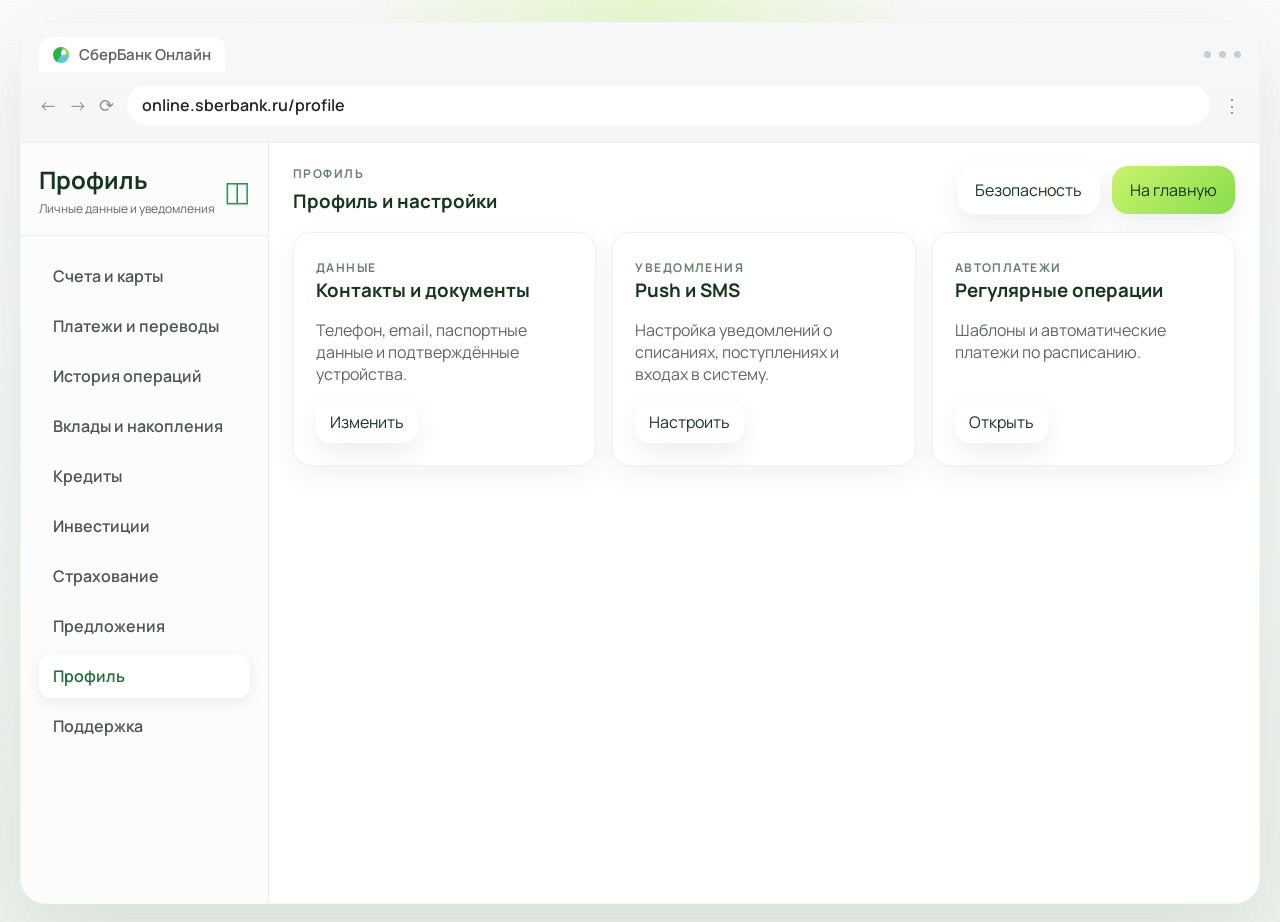
<file: profile.html>
<!DOCTYPE html>
<html lang="ru">
  <head>
    <meta charset="UTF-8" />
    <meta name="viewport" content="width=device-width, initial-scale=1.0" />
    <title>Профиль и настройки</title>
    <link rel="preconnect" href="https://fonts.googleapis.com" />
    <link rel="preconnect" href="https://fonts.gstatic.com" crossorigin />
    <link
      href="https://fonts.googleapis.com/css2?family=Manrope:wght@400;500;600;700;800&display=swap"
      rel="stylesheet"
    />
    <link rel="stylesheet" href="styles.css" />
  </head>
  <body class="sber-body">
    <main class="sber-stage">
      <section class="sber-app">
        <div class="browser-bar">
          <div class="browser-bar__top">
            <div class="browser-brand">
              <span class="browser-brand__logo"></span>
              <span>СберБанк Онлайн</span>
            </div>
            <div class="browser-dots"><span></span><span></span><span></span></div>
          </div>
          <div class="browser-bar__search">
            <span class="browser-nav">←</span>
            <span class="browser-nav">→</span>
            <span class="browser-nav">⟳</span>
            <div class="browser-address">online.sberbank.ru/profile</div>
            <span class="browser-menu">⋮</span>
          </div>
        </div>

        <div class="workspace">
          <aside class="finance-sidebar">
            <section class="finance-card">
              <div class="finance-card__header">
                <div>
                  <h2>Профиль</h2>
                  <p>Личные данные и уведомления</p>
                </div>
                <a class="icon-link" href="index.html">◫</a>
              </div>
            </section>

            <nav class="sidebar-links">
              <a class="sidebar-link" href="accounts.html">Счета и карты</a>
              <a class="sidebar-link" href="payments.html">Платежи и переводы</a>
              <a class="sidebar-link" href="history.html">История операций</a>
              <a class="sidebar-link" href="savings.html">Вклады и накопления</a>
              <a class="sidebar-link" href="loans.html">Кредиты</a>
              <a class="sidebar-link" href="investments.html">Инвестиции</a>
              <a class="sidebar-link" href="insurance.html">Страхование</a>
              <a class="sidebar-link" href="offers.html">Предложения</a>
              <a class="sidebar-link sidebar-link--active" href="profile.html">Профиль</a>
              <a class="sidebar-link" href="support.html">Поддержка</a>
            </nav>
          </aside>

          <section class="section-dashboard">
            <header class="section-header">
              <div>
                <p class="topbar__eyebrow">Профиль</p>
                <h1>Профиль и настройки</h1>
              </div>
              <div class="topbar__actions">
                <a class="button" href="support.html">Безопасность</a>
                <a class="button button--accent" href="index.html">На главную</a>
              </div>
            </header>

            <section class="section-card-grid">
              <article class="section-card">
                <span class="section-label">Данные</span>
                <h3>Контакты и документы</h3>
                <p>Телефон, email, паспортные данные и подтверждённые устройства.</p>
                <button class="button button--small" data-message="Редактирование данных заблокировано в демонстрационной сборке.">Изменить</button>
              </article>
              <article class="section-card">
                <span class="section-label">Уведомления</span>
                <h3>Push и SMS</h3>
                <p>Настройка уведомлений о списаниях, поступлениях и входах в систему.</p>
                <button class="button button--small" data-message="Настройки уведомлений показаны без сохранения.">Настроить</button>
              </article>
              <article class="section-card">
                <span class="section-label">Автоплатежи</span>
                <h3>Регулярные операции</h3>
                <p>Шаблоны и автоматические платежи по расписанию.</p>
                <a class="button button--small" href="payments.html">Открыть</a>
              </article>
            </section>
          </section>
        </div>
      </section>
    </main>

    <div class="toast" id="toast" aria-live="polite"></div>
    <script src="script.js"></script>
  </body>
</html>
</file>
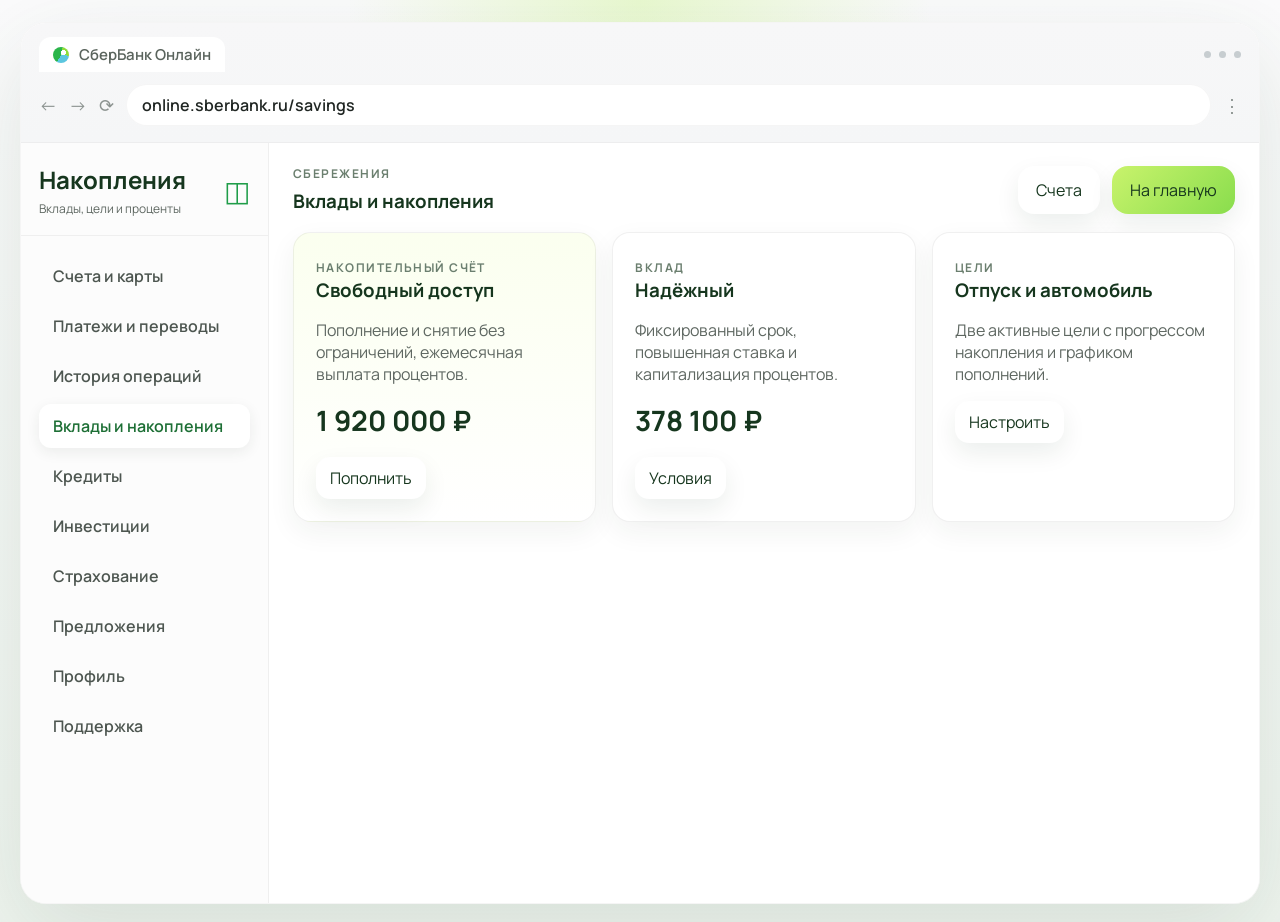
<file: savings.html>
<!DOCTYPE html>
<html lang="ru">
  <head>
    <meta charset="UTF-8" />
    <meta name="viewport" content="width=device-width, initial-scale=1.0" />
    <title>Вклады и накопления</title>
    <link rel="preconnect" href="https://fonts.googleapis.com" />
    <link rel="preconnect" href="https://fonts.gstatic.com" crossorigin />
    <link
      href="https://fonts.googleapis.com/css2?family=Manrope:wght@400;500;600;700;800&display=swap"
      rel="stylesheet"
    />
    <link rel="stylesheet" href="styles.css" />
  </head>
  <body class="sber-body">
    <main class="sber-stage">
      <section class="sber-app">
        <div class="browser-bar">
          <div class="browser-bar__top">
            <div class="browser-brand">
              <span class="browser-brand__logo"></span>
              <span>СберБанк Онлайн</span>
            </div>
            <div class="browser-dots"><span></span><span></span><span></span></div>
          </div>
          <div class="browser-bar__search">
            <span class="browser-nav">←</span>
            <span class="browser-nav">→</span>
            <span class="browser-nav">⟳</span>
            <div class="browser-address">online.sberbank.ru/savings</div>
            <span class="browser-menu">⋮</span>
          </div>
        </div>

        <div class="workspace">
          <aside class="finance-sidebar">
            <section class="finance-card">
              <div class="finance-card__header">
                <div>
                  <h2>Накопления</h2>
                  <p>Вклады, цели и проценты</p>
                </div>
                <a class="icon-link" href="index.html">◫</a>
              </div>
            </section>

            <nav class="sidebar-links">
              <a class="sidebar-link" href="accounts.html">Счета и карты</a>
              <a class="sidebar-link" href="payments.html">Платежи и переводы</a>
              <a class="sidebar-link" href="history.html">История операций</a>
              <a class="sidebar-link sidebar-link--active" href="savings.html">Вклады и накопления</a>
              <a class="sidebar-link" href="loans.html">Кредиты</a>
              <a class="sidebar-link" href="investments.html">Инвестиции</a>
              <a class="sidebar-link" href="insurance.html">Страхование</a>
              <a class="sidebar-link" href="offers.html">Предложения</a>
              <a class="sidebar-link" href="profile.html">Профиль</a>
              <a class="sidebar-link" href="support.html">Поддержка</a>
            </nav>
          </aside>

          <section class="section-dashboard">
            <header class="section-header">
              <div>
                <p class="topbar__eyebrow">Сбережения</p>
                <h1>Вклады и накопления</h1>
              </div>
              <div class="topbar__actions">
                <a class="button" href="accounts.html">Счета</a>
                <a class="button button--accent" href="index.html">На главную</a>
              </div>
            </header>

            <section class="section-card-grid">
              <article class="section-card section-card--soft">
                <span class="section-label">Накопительный счёт</span>
                <h3>Свободный доступ</h3>
                <p>Пополнение и снятие без ограничений, ежемесячная выплата процентов.</p>
                <strong>1 920 000 ₽</strong>
                <button class="button button--small" data-message="Пополнение сохранено как быстрый сценарий.">Пополнить</button>
              </article>
              <article class="section-card">
                <span class="section-label">Вклад</span>
                <h3>Надёжный</h3>
                <p>Фиксированный срок, повышенная ставка и капитализация процентов.</p>
                <strong>378 100 ₽</strong>
                <button class="button button--small" data-message="Условия вклада показаны в рамках демо-страницы.">Условия</button>
              </article>
              <article class="section-card">
                <span class="section-label">Цели</span>
                <h3>Отпуск и автомобиль</h3>
                <p>Две активные цели с прогрессом накопления и графиком пополнений.</p>
                <a class="button button--small" href="profile.html">Настроить</a>
              </article>
            </section>
          </section>
        </div>
      </section>
    </main>

    <div class="toast" id="toast" aria-live="polite"></div>
    <script src="script.js"></script>
  </body>
</html>
</file>
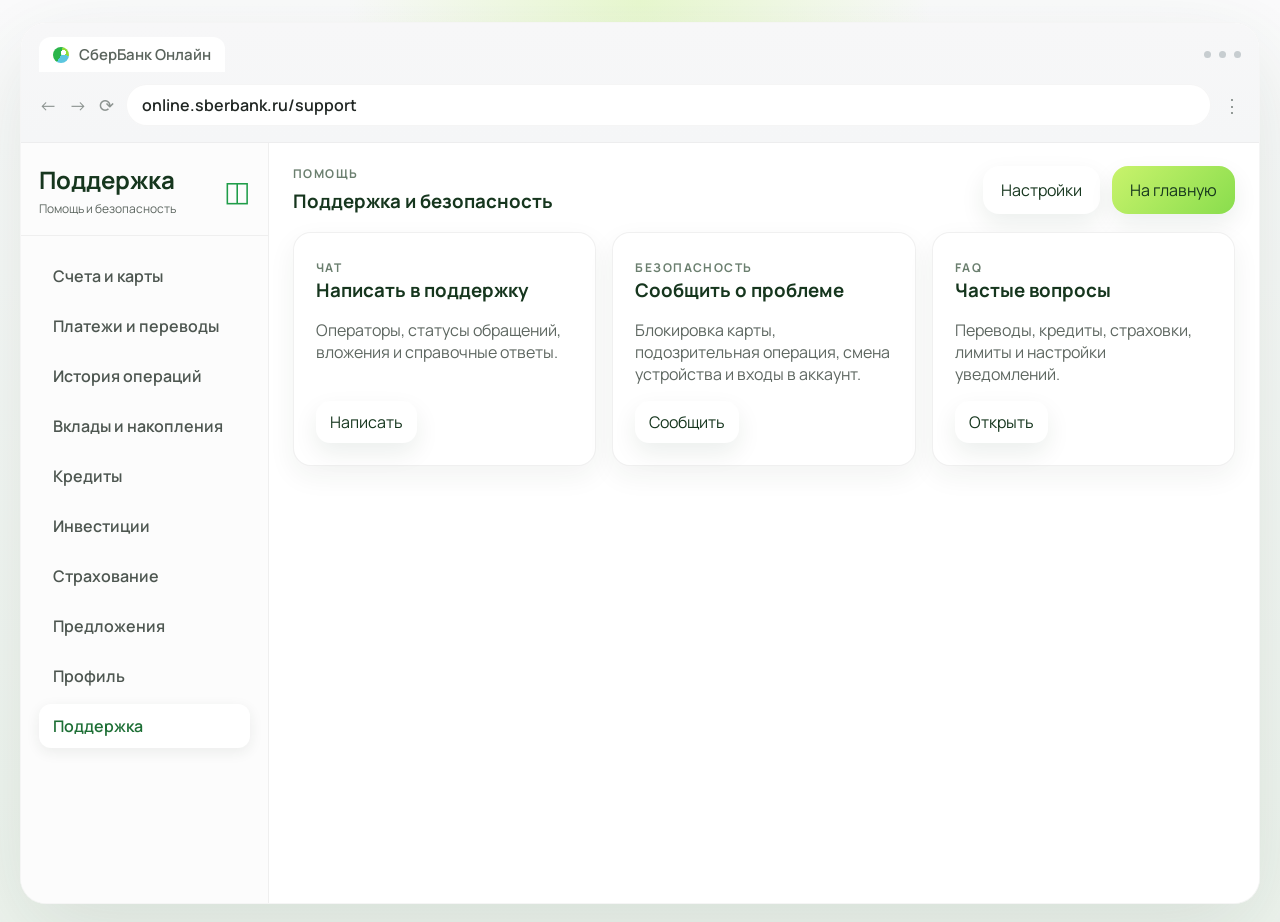
<file: support.html>
<!DOCTYPE html>
<html lang="ru">
  <head>
    <meta charset="UTF-8" />
    <meta name="viewport" content="width=device-width, initial-scale=1.0" />
    <title>Поддержка</title>
    <link rel="preconnect" href="https://fonts.googleapis.com" />
    <link rel="preconnect" href="https://fonts.gstatic.com" crossorigin />
    <link
      href="https://fonts.googleapis.com/css2?family=Manrope:wght@400;500;600;700;800&display=swap"
      rel="stylesheet"
    />
    <link rel="stylesheet" href="styles.css" />
  </head>
  <body class="sber-body">
    <main class="sber-stage">
      <section class="sber-app">
        <div class="browser-bar">
          <div class="browser-bar__top">
            <div class="browser-brand">
              <span class="browser-brand__logo"></span>
              <span>СберБанк Онлайн</span>
            </div>
            <div class="browser-dots"><span></span><span></span><span></span></div>
          </div>
          <div class="browser-bar__search">
            <span class="browser-nav">←</span>
            <span class="browser-nav">→</span>
            <span class="browser-nav">⟳</span>
            <div class="browser-address">online.sberbank.ru/support</div>
            <span class="browser-menu">⋮</span>
          </div>
        </div>

        <div class="workspace">
          <aside class="finance-sidebar">
            <section class="finance-card">
              <div class="finance-card__header">
                <div>
                  <h2>Поддержка</h2>
                  <p>Помощь и безопасность</p>
                </div>
                <a class="icon-link" href="index.html">◫</a>
              </div>
            </section>

            <nav class="sidebar-links">
              <a class="sidebar-link" href="accounts.html">Счета и карты</a>
              <a class="sidebar-link" href="payments.html">Платежи и переводы</a>
              <a class="sidebar-link" href="history.html">История операций</a>
              <a class="sidebar-link" href="savings.html">Вклады и накопления</a>
              <a class="sidebar-link" href="loans.html">Кредиты</a>
              <a class="sidebar-link" href="investments.html">Инвестиции</a>
              <a class="sidebar-link" href="insurance.html">Страхование</a>
              <a class="sidebar-link" href="offers.html">Предложения</a>
              <a class="sidebar-link" href="profile.html">Профиль</a>
              <a class="sidebar-link sidebar-link--active" href="support.html">Поддержка</a>
            </nav>
          </aside>

          <section class="section-dashboard">
            <header class="section-header">
              <div>
                <p class="topbar__eyebrow">Помощь</p>
                <h1>Поддержка и безопасность</h1>
              </div>
              <div class="topbar__actions">
                <a class="button" href="profile.html">Настройки</a>
                <a class="button button--accent" href="index.html">На главную</a>
              </div>
            </header>

            <section class="section-card-grid">
              <article class="section-card">
                <span class="section-label">Чат</span>
                <h3>Написать в поддержку</h3>
                <p>Операторы, статусы обращений, вложения и справочные ответы.</p>
                <button class="button button--small" data-message="Чат поддержки работает как статический сценарий.">Написать</button>
              </article>
              <article class="section-card">
                <span class="section-label">Безопасность</span>
                <h3>Сообщить о проблеме</h3>
                <p>Блокировка карты, подозрительная операция, смена устройства и входы в аккаунт.</p>
                <button class="button button--small" data-message="Заявка на блокировку не выполняется без интеграции.">Сообщить</button>
              </article>
              <article class="section-card">
                <span class="section-label">FAQ</span>
                <h3>Частые вопросы</h3>
                <p>Переводы, кредиты, страховки, лимиты и настройки уведомлений.</p>
                <button class="button button--small" data-message="База знаний в этой версии представлена как навигационный блок.">Открыть</button>
              </article>
            </section>
          </section>
        </div>
      </section>
    </main>

    <div class="toast" id="toast" aria-live="polite"></div>
    <script src="script.js"></script>
  </body>
</html>
</file>
<file: styles.css>
:root {
  --bg: #edf3ea;
  --surface: #ffffff;
  --surface-soft: #f4f7f1;
  --surface-muted: #f6f7f8;
  --text: #16361e;
  --text-soft: #5e6761;
  --muted: #6b7f6f;
  --green: #1f9d49;
  --green-deep: #11813b;
  --lime: #c9f36c;
  --line: rgba(17, 53, 29, 0.08);
  --shadow: 0 24px 70px rgba(29, 77, 42, 0.12);
}

* {
  box-sizing: border-box;
}

body {
  margin: 0;
  min-height: 100vh;
  font-family: "Manrope", sans-serif;
  color: var(--text);
  background:
    radial-gradient(circle at top right, rgba(201, 243, 108, 0.7), transparent 26%),
    linear-gradient(180deg, #f8fbf7 0%, var(--bg) 100%);
}

.sber-body {
  background:
    radial-gradient(circle at top center, rgba(202, 246, 129, 0.35), transparent 26%),
    linear-gradient(180deg, #fbfbfc 0%, #eef4ee 100%);
}

a {
  color: inherit;
  text-decoration: none;
}

button {
  font: inherit;
  border: 0;
  cursor: pointer;
}

.sber-stage {
  width: min(1240px, calc(100% - 32px));
  margin: 22px auto;
}

.sber-app {
  background: rgba(255, 255, 255, 0.96);
  border: 1px solid rgba(0, 0, 0, 0.04);
  border-radius: 26px;
  box-shadow: 0 28px 90px rgba(39, 71, 50, 0.12);
  overflow: hidden;
}

.browser-bar {
  padding: 14px 18px 16px;
  background: linear-gradient(180deg, #f7f7f8 0%, #f5f6f7 100%);
  border-bottom: 1px solid rgba(0, 0, 0, 0.04);
}

.browser-bar__top,
.browser-bar__search {
  display: flex;
  align-items: center;
  justify-content: space-between;
}

.browser-bar__top {
  margin-bottom: 12px;
}

.browser-brand {
  display: inline-flex;
  align-items: center;
  gap: 10px;
  padding: 7px 14px;
  border-radius: 12px 12px 0 0;
  background: #fff;
  color: #5a645d;
  font-size: 15px;
  font-weight: 600;
}

.browser-brand__logo {
  width: 16px;
  height: 16px;
  border-radius: 50%;
  background:
    radial-gradient(circle at 65% 35%, #fff 0 18%, transparent 19%),
    conic-gradient(from 210deg, #2ab54a 0 45%, #8ddd38 45% 68%, #5bc6df 68% 100%);
}

.browser-dots {
  display: flex;
  gap: 8px;
}

.browser-dots span {
  width: 7px;
  height: 7px;
  border-radius: 50%;
  background: #c7cdd0;
}

.browser-bar__search {
  gap: 12px;
}

.browser-nav,
.browser-menu {
  color: #8c9390;
  font-size: 18px;
}

.browser-address {
  flex: 1;
  padding: 10px 16px;
  border-radius: 999px;
  background: #fff;
  color: #202623;
  font-weight: 600;
  box-shadow: inset 0 0 0 1px rgba(0, 0, 0, 0.04);
}

.workspace {
  display: grid;
  grid-template-columns: 248px minmax(0, 1fr);
  min-height: 760px;
}

.finance-sidebar {
  background: #fcfcfc;
  border-right: 1px solid rgba(0, 0, 0, 0.05);
}

.sidebar-links {
  display: grid;
  gap: 6px;
  padding: 18px;
}

.sidebar-link {
  display: block;
  padding: 11px 14px;
  border-radius: 12px;
  color: #4d5650;
  font-weight: 600;
  transition: background 0.2s ease, color 0.2s ease;
}

.sidebar-link:hover,
.sidebar-link--active {
  background: #ffffff;
  color: #1d6f35;
  box-shadow: 0 4px 14px rgba(35, 50, 40, 0.08);
}

.finance-card,
.finance-group {
  padding: 20px 18px 18px;
  border-bottom: 1px solid rgba(0, 0, 0, 0.05);
}

.finance-card__header,
.finance-group__title,
.finance-item,
.finance-item--split,
.quick-actions,
.operations__head,
.budget-row,
.category-item,
.insight-period {
  display: flex;
  align-items: center;
}

.finance-card__header,
.finance-group__title,
.operations__head,
.budget-row,
.category-item,
.insight-period {
  justify-content: space-between;
}

.finance-card h2,
.promo-banner h3,
.operations h3,
.insights-card h3 {
  margin: 0;
}

.finance-card p,
.finance-item__info p,
.service-tile span,
.promo-banner p,
.operation-row__info p,
.budget-row span {
  margin: 0;
  color: var(--text-soft);
}

.finance-card p {
  margin-top: 4px;
  font-size: 12px;
}

.icon-link,
.icon-plus,
.square-action,
.operations__tab,
.text-shortcut,
.insight-period button {
  background: transparent;
}

.icon-link,
.icon-plus {
  color: var(--green);
  font-size: 28px;
  line-height: 1;
}

.finance-group__title {
  margin-bottom: 14px;
  font-size: 14px;
  font-weight: 700;
}

.finance-item {
  gap: 12px;
  padding: 10px 0;
}

.finance-item--split {
  gap: 10px;
}

.finance-item__icon {
  flex: 0 0 18px;
  width: 18px;
  height: 18px;
  border-radius: 4px;
  background: linear-gradient(135deg, #9fe0ff, #19b7c3);
}

.finance-item__icon--card {
  background: linear-gradient(135deg, #ffb2a2, #ffd66a);
}

.finance-item__icon--card-alt {
  background: linear-gradient(135deg, #bce84c, #ffd66a);
}

.finance-item__icon--account {
  background: linear-gradient(135deg, #86efd4, #45bec5);
}

.finance-item__icon--metal {
  background: linear-gradient(135deg, #e7d593, #b3871f);
}

.finance-item__icon--loan {
  background: linear-gradient(135deg, #7fd2ff, #2e7de1);
}

.finance-item__info {
  flex: 1;
}

.finance-item__info strong,
.finance-item__rate {
  color: #252b27;
  font-size: 14px;
}

.finance-item__info p {
  margin-top: 2px;
  font-size: 11px;
}

.finance-item__rate {
  white-space: nowrap;
  font-weight: 700;
}

.dashboard {
  padding: 18px 20px 28px;
  background: #fff;
}

.section-dashboard {
  padding: 22px 24px 30px;
  background: #fff;
}

.section-header {
  display: flex;
  justify-content: space-between;
  align-items: center;
  gap: 16px;
  margin-bottom: 18px;
}

.section-header h1,
.section-hero h2,
.section-card h3,
.section-list h3,
.section-note h3 {
  margin: 0;
}

.section-tabs {
  display: flex;
  gap: 10px;
  flex-wrap: wrap;
  margin-bottom: 20px;
}

.section-tab {
  padding: 10px 14px;
  border-radius: 999px;
  background: #f3f6f3;
  color: #55605a;
  font-size: 14px;
  font-weight: 700;
}

.section-tab--active {
  background: #dff4d8;
  color: #1d6f35;
}

.section-hero {
  display: flex;
  justify-content: space-between;
  gap: 20px;
  padding: 22px 24px;
  margin-bottom: 20px;
  border-radius: 18px;
  background: linear-gradient(135deg, #eff9d0 0%, #f8fbeb 100%);
}

.section-hero h2 {
  font-size: 42px;
  line-height: 1;
}

.section-hero__text {
  max-width: 420px;
  margin: 10px 0 0;
  color: var(--text-soft);
}

.section-hero__meta {
  display: grid;
  gap: 10px;
  align-content: start;
}

.section-hero__meta span {
  padding: 12px 14px;
  border-radius: 14px;
  background: rgba(255, 255, 255, 0.72);
  font-weight: 700;
}

.section-card-grid {
  display: grid;
  grid-template-columns: repeat(3, minmax(0, 1fr));
  gap: 16px;
}

.section-card {
  padding: 22px;
  border-radius: 18px;
  background: #fff;
  border: 1px solid rgba(0, 0, 0, 0.06);
  box-shadow: 0 10px 28px rgba(35, 50, 40, 0.06);
}

.section-card--soft {
  background: linear-gradient(180deg, #fbffef 0%, #ffffff 100%);
}

.section-card p,
.section-note p,
.section-line p {
  color: var(--text-soft);
}

.section-card p {
  min-height: 66px;
}

.section-card strong {
  display: block;
  margin: 14px 0 18px;
  font-size: 28px;
}

.section-split {
  display: grid;
  grid-template-columns: minmax(0, 1.3fr) 320px;
  gap: 20px;
  margin-top: 20px;
}

.section-list,
.section-note {
  padding: 22px;
  border-radius: 18px;
  background: #fff;
  border: 1px solid rgba(0, 0, 0, 0.06);
  box-shadow: 0 10px 28px rgba(35, 50, 40, 0.06);
}

.section-list--full {
  margin-top: 8px;
}

.section-list h3 {
  margin-bottom: 14px;
}

.section-line {
  display: flex;
  justify-content: space-between;
  align-items: center;
  gap: 16px;
  padding: 16px 0;
  border-top: 1px solid rgba(0, 0, 0, 0.06);
}

.section-line:first-of-type {
  border-top: 0;
  padding-top: 6px;
}

.section-line strong {
  display: block;
  margin-bottom: 4px;
}

.section-line > span {
  font-weight: 800;
  white-space: nowrap;
}

.section-note .button {
  margin-top: 8px;
}

.quick-actions {
  gap: 14px;
}

.quick-actions__rail {
  display: grid;
  gap: 10px;
}

.square-action {
  width: 44px;
  height: 44px;
  border-radius: 10px;
  background: #fff;
  box-shadow: 0 2px 10px rgba(35, 50, 40, 0.12);
  font-size: 20px;
  color: #525a55;
}

.service-tiles {
  display: grid;
  grid-template-columns: repeat(5, minmax(0, 1fr));
  gap: 12px;
  flex: 1;
}

.service-tile {
  display: block;
  padding: 16px 16px 14px;
  border-radius: 12px;
  background: #fff;
  box-shadow: 0 3px 12px rgba(35, 50, 40, 0.12);
}

.service-tile--button {
  width: 100%;
  text-align: left;
}

.service-tile strong {
  display: block;
  margin: 16px 0 4px;
  font-size: 18px;
  color: #222824;
}

.service-tile span {
  font-size: 13px;
}

.service-tile__icon {
  width: 34px;
  height: 34px;
  border-radius: 50%;
  display: grid;
  place-items: center;
  font-size: 18px;
  font-weight: 700;
}

.service-tile__icon--green {
  background: #dff6dd;
  color: #26974a;
}

.service-tile__icon--red {
  background: #fff0f0;
  color: #ff0000;
}

.service-tile__icon--yellow {
  background: #fff5cb;
  color: #b08a09;
}

.service-tile__icon--avatar {
  background: linear-gradient(135deg, #b4eb40, #5ba521);
  color: #fff;
}

.shortcut-row {
  display: flex;
  gap: 30px;
  padding: 18px 0 20px 58px;
  color: #4c544f;
  font-weight: 700;
}

.text-shortcut {
  padding: 0;
  color: inherit;
  font-weight: inherit;
}

.content-grid {
  display: grid;
  grid-template-columns: minmax(0, 1.3fr) 320px;
  gap: 24px;
}

.promo-banner {
  position: relative;
  display: flex;
  align-items: stretch;
  min-height: 200px;
  overflow: hidden;
  border-radius: 14px;
  background:
    linear-gradient(90deg, rgba(61, 52, 30, 0.64) 0%, rgba(96, 82, 44, 0.5) 24%, rgba(255, 248, 230, 0.2) 58%, rgba(255, 252, 242, 0.04) 100%),
    url("assets/banner-woman.jpg");
  background-size: cover;
  background-position: center;
}

.promo-banner__overlay {
  width: 100%;
  padding: 20px 22px;
  display: flex;
  align-items: flex-start;
}

.promo-banner__copy {
  max-width: 320px;
}

.promo-banner h3 {
  font-size: 34px;
  line-height: 1.05;
  letter-spacing: -0.04em;
  color: #fffaf0;
}

.promo-banner p {
  margin-top: 14px;
  font-size: 18px;
  color: rgba(255, 247, 232, 0.92);
}

.promo-link {
  display: inline-block;
  margin-top: 28px;
  font-weight: 800;
  color: #fffef8;
}

.promo-dots {
  display: flex;
  justify-content: center;
  gap: 8px;
  padding: 10px 0 22px;
}

.promo-dots span {
  width: 6px;
  height: 6px;
  border-radius: 999px;
  background: #d7dbd9;
}

.promo-dots__active {
  width: 14px !important;
  background: #2a2f2c !important;
}

.operations__head {
  margin-bottom: 12px;
}

.operations__head h3 {
  font-size: 18px;
}

.operations__head a {
  color: var(--green);
  font-weight: 700;
}

.operations__tabs {
  display: flex;
  gap: 14px;
  padding-bottom: 10px;
  border-bottom: 1px solid rgba(0, 0, 0, 0.06);
}

.operations__tab {
  padding: 0 0 10px;
  color: #858d88;
  font-size: 13px;
}

.operations__tab--active {
  color: #232824;
  box-shadow: inset 0 -2px 0 var(--green);
}

.operations__date {
  margin: 14px 0 10px;
  font-size: 14px;
  font-weight: 700;
  color: #4a514d;
}

.operation-row {
  display: flex;
  align-items: center;
  gap: 14px;
  padding: 14px 0;
  border-top: 1px solid rgba(0, 0, 0, 0.05);
}

.operation-row__icon {
  width: 38px;
  height: 38px;
  border-radius: 10px;
  display: grid;
  place-items: center;
  background: #fff1d7;
}

.operation-row__icon--green {
  background: #ddf4e1;
  color: var(--green);
}

.operation-row__info {
  flex: 1;
}

.operation-row__info strong {
  display: block;
  margin-bottom: 4px;
  color: #232824;
}

.operation-row span {
  font-weight: 700;
  color: #232824;
}

.insights-card {
  padding: 8px 0 0;
}

.insights-card h3 {
  margin-bottom: 18px;
  font-size: 18px;
}

.insight-link {
  display: inline-block;
  margin-bottom: 22px;
  color: #23352a;
  font-weight: 700;
}

.insight-period {
  margin-bottom: 18px;
  color: #4d5550;
  font-weight: 700;
}

.insight-period button {
  padding: 0;
  color: inherit;
}

.budget-row {
  gap: 12px;
}

.budget-row div {
  flex: 1;
  padding: 16px;
  border-radius: 14px;
  background: #fff;
  box-shadow: 0 6px 22px rgba(35, 50, 40, 0.1);
}

.budget-row strong {
  display: block;
  margin-top: 6px;
  font-size: 22px;
}

.category-list {
  margin-top: 20px;
}

.category-item {
  gap: 14px;
  justify-content: flex-start;
  padding: 12px 0;
  color: #414944;
}

.category-item__icon {
  width: 32px;
  text-align: center;
}

.app-shell {
  display: grid;
  grid-template-columns: 290px minmax(0, 1fr);
  min-height: 100vh;
}

.sidebar {
  padding: 28px;
  background: rgba(255, 255, 255, 0.8);
  border-right: 1px solid var(--line);
  backdrop-filter: blur(18px);
}

.brand {
  display: flex;
  gap: 14px;
  align-items: center;
  margin-bottom: 36px;
}

.brand__badge {
  width: 52px;
  height: 52px;
  border-radius: 16px;
  background:
    linear-gradient(145deg, #1fa94d 0%, #0a7b34 100%);
  box-shadow: inset 0 0 0 5px rgba(255, 255, 255, 0.15);
}

.brand__eyebrow,
.topbar__eyebrow,
.section-label,
.hero__eyebrow {
  margin: 0 0 6px;
  font-size: 12px;
  font-weight: 700;
  letter-spacing: 0.12em;
  text-transform: uppercase;
  color: var(--muted);
}

.brand h1,
.topbar h2,
.panel__head h3,
.service-card h3,
.accounts-header h1 {
  margin: 0;
}

.menu {
  display: grid;
  gap: 10px;
}

.menu__item {
  display: block;
  padding: 14px 16px;
  text-align: left;
  border-radius: 18px;
  background: transparent;
  color: var(--text);
  transition: 0.2s ease;
}

.menu__item:hover,
.menu__item--active {
  background: var(--surface);
  box-shadow: 0 12px 28px rgba(17, 53, 29, 0.08);
}

.sidebar-card,
.panel,
.service-card,
.hero,
.accounts-layout {
  box-shadow: var(--shadow);
}

.sidebar-card {
  margin-top: 30px;
  padding: 22px;
  border-radius: 28px;
  background: linear-gradient(180deg, #1a9d49 0%, #0b7c35 100%);
  color: #fff;
}

.sidebar-card__label {
  margin: 0 0 10px;
  color: rgba(255, 255, 255, 0.7);
  text-transform: uppercase;
  letter-spacing: 0.08em;
  font-size: 12px;
}

.sidebar-card h2,
.sidebar-card p {
  margin: 0 0 14px;
}

.content {
  padding: 28px;
}

.topbar {
  display: flex;
  justify-content: space-between;
  gap: 20px;
  align-items: center;
  margin-bottom: 24px;
}

.topbar__actions {
  display: flex;
  gap: 12px;
  flex-wrap: wrap;
}

.button {
  display: inline-flex;
  align-items: center;
  justify-content: center;
  gap: 8px;
  padding: 13px 18px;
  border-radius: 16px;
  background: var(--surface);
  color: var(--text);
  box-shadow: 0 10px 24px rgba(17, 53, 29, 0.08);
  transition: transform 0.2s ease, box-shadow 0.2s ease, background 0.2s ease;
}

.button:hover {
  transform: translateY(-1px);
  box-shadow: 0 16px 30px rgba(17, 53, 29, 0.1);
}

.button--accent {
  background: linear-gradient(135deg, var(--lime), #89dd4d);
}

.button--ghost {
  background: rgba(255, 255, 255, 0.16);
  color: #fff;
  box-shadow: none;
}

.button--small {
  width: fit-content;
  padding: 10px 14px;
  border-radius: 14px;
}

.button--dark {
  background: #16361e;
  color: #fff;
}

.hero {
  display: flex;
  justify-content: space-between;
  gap: 20px;
  padding: 28px;
  border-radius: 32px;
  background:
    linear-gradient(135deg, rgba(31, 157, 73, 0.95), rgba(10, 124, 53, 0.94)),
    #159345;
  color: #fff;
}

.hero h3 {
  margin: 0;
  font-size: clamp(34px, 6vw, 56px);
}

.hero__caption {
  margin: 10px 0 0;
  color: rgba(255, 255, 255, 0.78);
}

.hero__stats {
  display: grid;
  gap: 14px;
  min-width: 240px;
}

.hero__stats div {
  padding: 16px 18px;
  border-radius: 20px;
  background: rgba(255, 255, 255, 0.14);
}

.hero__stats span,
.account-card p,
.service-card p,
.line-card__meta {
  color: var(--muted);
}

.hero__stats span {
  display: block;
  margin-bottom: 8px;
  color: rgba(255, 255, 255, 0.7);
}

.panel {
  margin-top: 24px;
  padding: 24px;
  border-radius: 30px;
  background: rgba(255, 255, 255, 0.86);
}

.panel__head {
  display: flex;
  justify-content: space-between;
  gap: 16px;
  align-items: center;
  margin-bottom: 18px;
}

.panel__link {
  color: var(--green-deep);
  font-weight: 700;
}

.accounts-grid,
.services {
  display: grid;
  gap: 18px;
}

.quick-grid,
.inner-grid {
  display: grid;
  gap: 18px;
}

.accounts-grid {
  grid-template-columns: repeat(3, minmax(0, 1fr));
}

.quick-grid {
  grid-template-columns: repeat(3, minmax(0, 1fr));
}

.inner-grid {
  margin-top: 20px;
  grid-template-columns: repeat(2, minmax(0, 1fr));
}

.account-card,
.service-card,
.line-card,
.quick-card,
.mini-panel {
  padding: 22px;
  border-radius: 24px;
  background: var(--surface);
  border: 1px solid var(--line);
}

.account-card--primary {
  background: linear-gradient(180deg, #f8fff2 0%, #ffffff 100%);
}

.account-card__top,
.line-card {
  display: flex;
  justify-content: space-between;
  gap: 14px;
  align-items: center;
}

.account-card strong,
.line-card strong {
  display: block;
  margin: 18px 0 10px;
  font-size: 28px;
}

.services {
  margin-top: 24px;
  grid-template-columns: 1.2fr 1fr;
}

.service-card--accent {
  background:
    radial-gradient(circle at top right, rgba(201, 243, 108, 0.9), transparent 30%),
    linear-gradient(180deg, #f6fbf0 0%, #ffffff 100%);
}

.quick-card {
  display: block;
  transition: transform 0.2s ease, box-shadow 0.2s ease;
}

.quick-card:hover {
  transform: translateY(-2px);
  box-shadow: 0 16px 28px rgba(17, 53, 29, 0.08);
}

.quick-card--static:hover {
  transform: none;
}

.quick-card h4,
.mini-panel h3 {
  margin: 0 0 10px;
  font-size: 22px;
}

.quick-card p,
.mini-panel p {
  margin: 0 0 18px;
  color: var(--muted);
}

.accounts-page {
  display: grid;
  place-items: center;
  padding: 28px;
}

.accounts-layout {
  width: min(1100px, 100%);
  padding: 28px;
  border-radius: 34px;
  background: rgba(255, 255, 255, 0.88);
}

.accounts-header {
  display: flex;
  justify-content: space-between;
  gap: 16px;
  align-items: center;
  margin-bottom: 24px;
}

.accounts-list {
  display: grid;
  gap: 14px;
}

.line-card__title {
  margin: 0 0 6px;
  font-weight: 700;
}

.amount-positive {
  color: var(--green-deep);
}

.amount-negative {
  color: #b83f2d;
}

.toast {
  position: fixed;
  right: 20px;
  bottom: 20px;
  max-width: 320px;
  padding: 14px 16px;
  border-radius: 16px;
  background: rgba(22, 54, 30, 0.92);
  color: #fff;
  opacity: 0;
  pointer-events: none;
  transform: translateY(12px);
  transition: opacity 0.25s ease, transform 0.25s ease;
}

.toast--visible {
  opacity: 1;
  transform: translateY(0);
}

@media (max-width: 1080px) {
  .workspace,
  .content-grid,
  .section-split {
    grid-template-columns: 1fr;
  }

  .service-tiles,
  .section-card-grid {
    grid-template-columns: repeat(2, minmax(0, 1fr));
  }

  .shortcut-row {
    padding-left: 0;
    flex-wrap: wrap;
  }

  .app-shell {
    grid-template-columns: 1fr;
  }

  .sidebar {
    border-right: 0;
    border-bottom: 1px solid var(--line);
  }

  .accounts-grid,
  .services,
  .quick-grid,
  .inner-grid {
    grid-template-columns: 1fr;
  }
}

@media (max-width: 720px) {
  .sber-stage {
    width: min(100%, calc(100% - 16px));
    margin: 8px auto;
  }

  .browser-bar,
  .dashboard,
  .finance-card,
  .finance-group {
    padding-left: 14px;
    padding-right: 14px;
  }

  .browser-bar__search,
  .quick-actions,
  .promo-banner,
  .section-header,
  .section-hero,
  .section-line {
    flex-direction: column;
    align-items: stretch;
  }

  .service-tiles,
  .budget-row,
  .section-card-grid {
    grid-template-columns: 1fr;
  }

  .promo-banner h3 {
    font-size: 26px;
  }

  .promo-banner p {
    font-size: 15px;
  }

  .content,
  .sidebar,
  .accounts-layout {
    padding: 20px;
  }

  .topbar,
  .hero,
  .accounts-header,
  .line-card {
    flex-direction: column;
    align-items: stretch;
  }

  .hero__stats {
    min-width: 0;
  }
}
</file>
